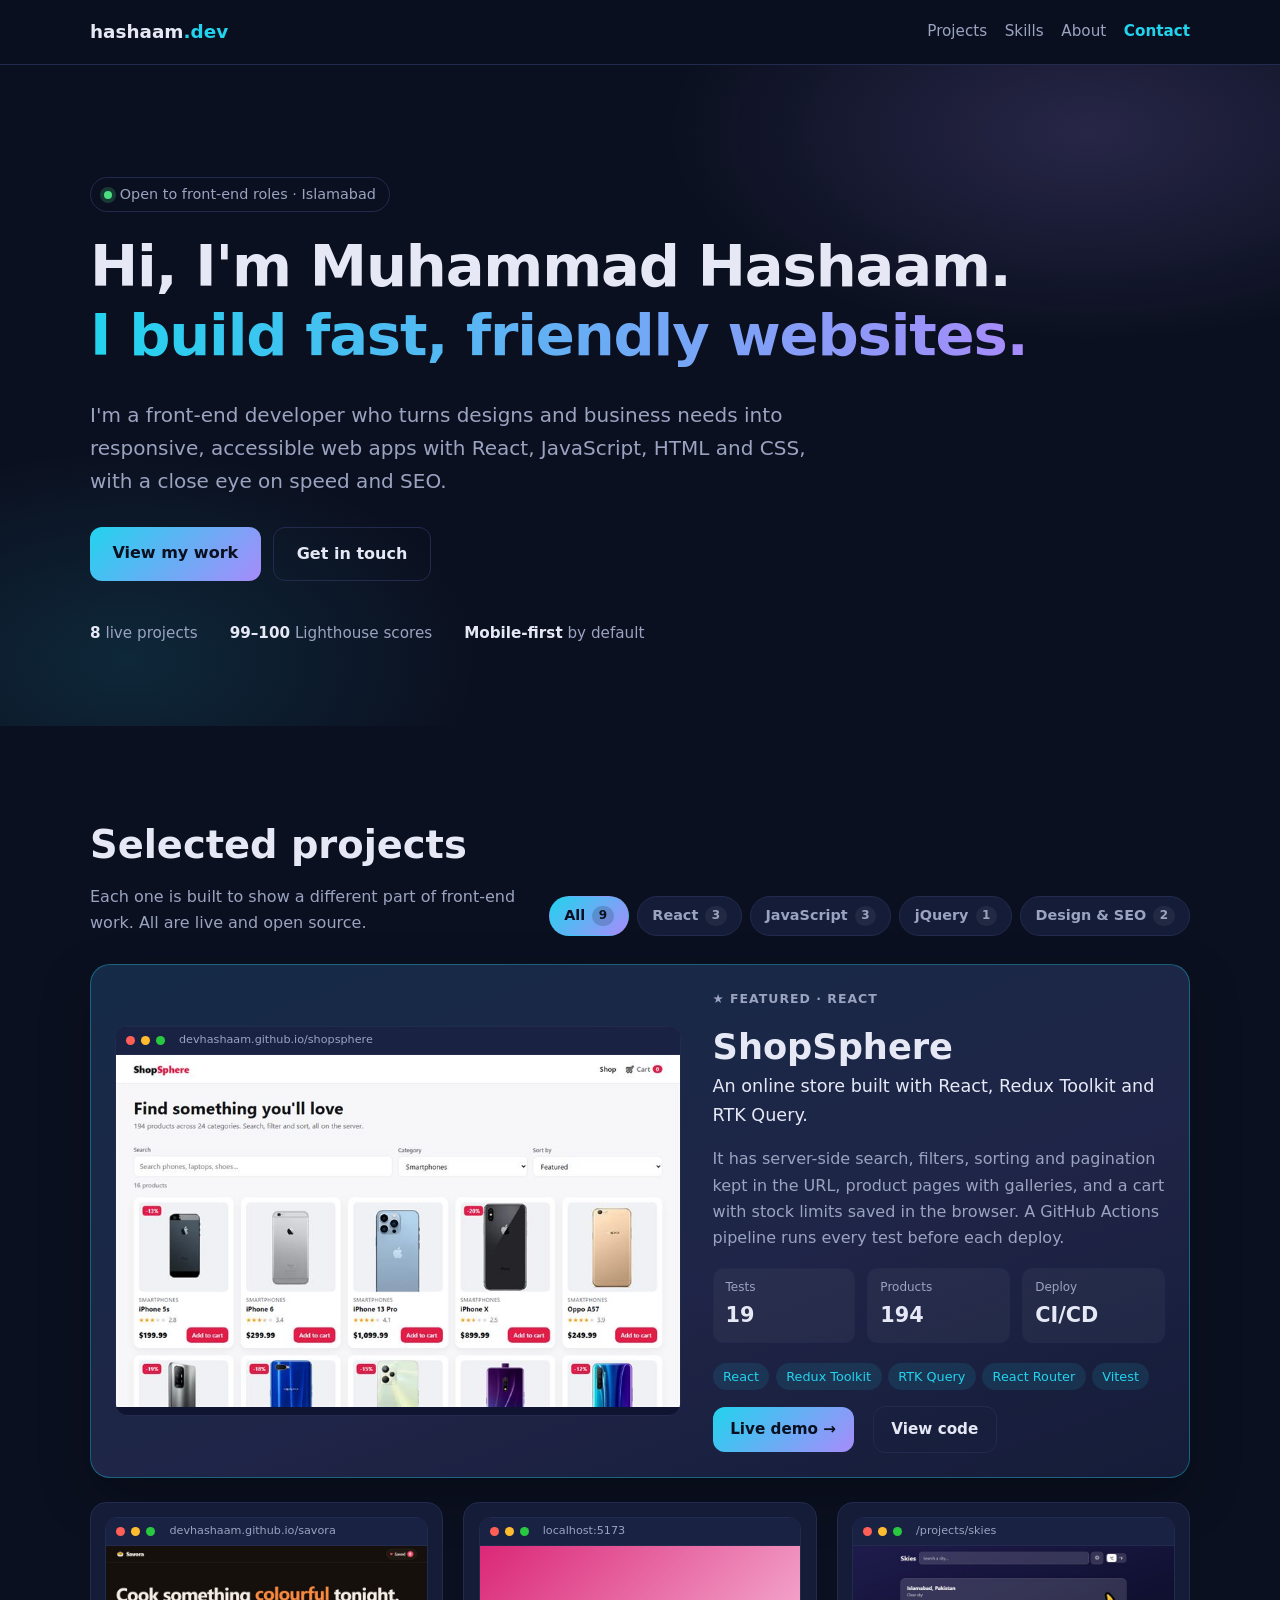
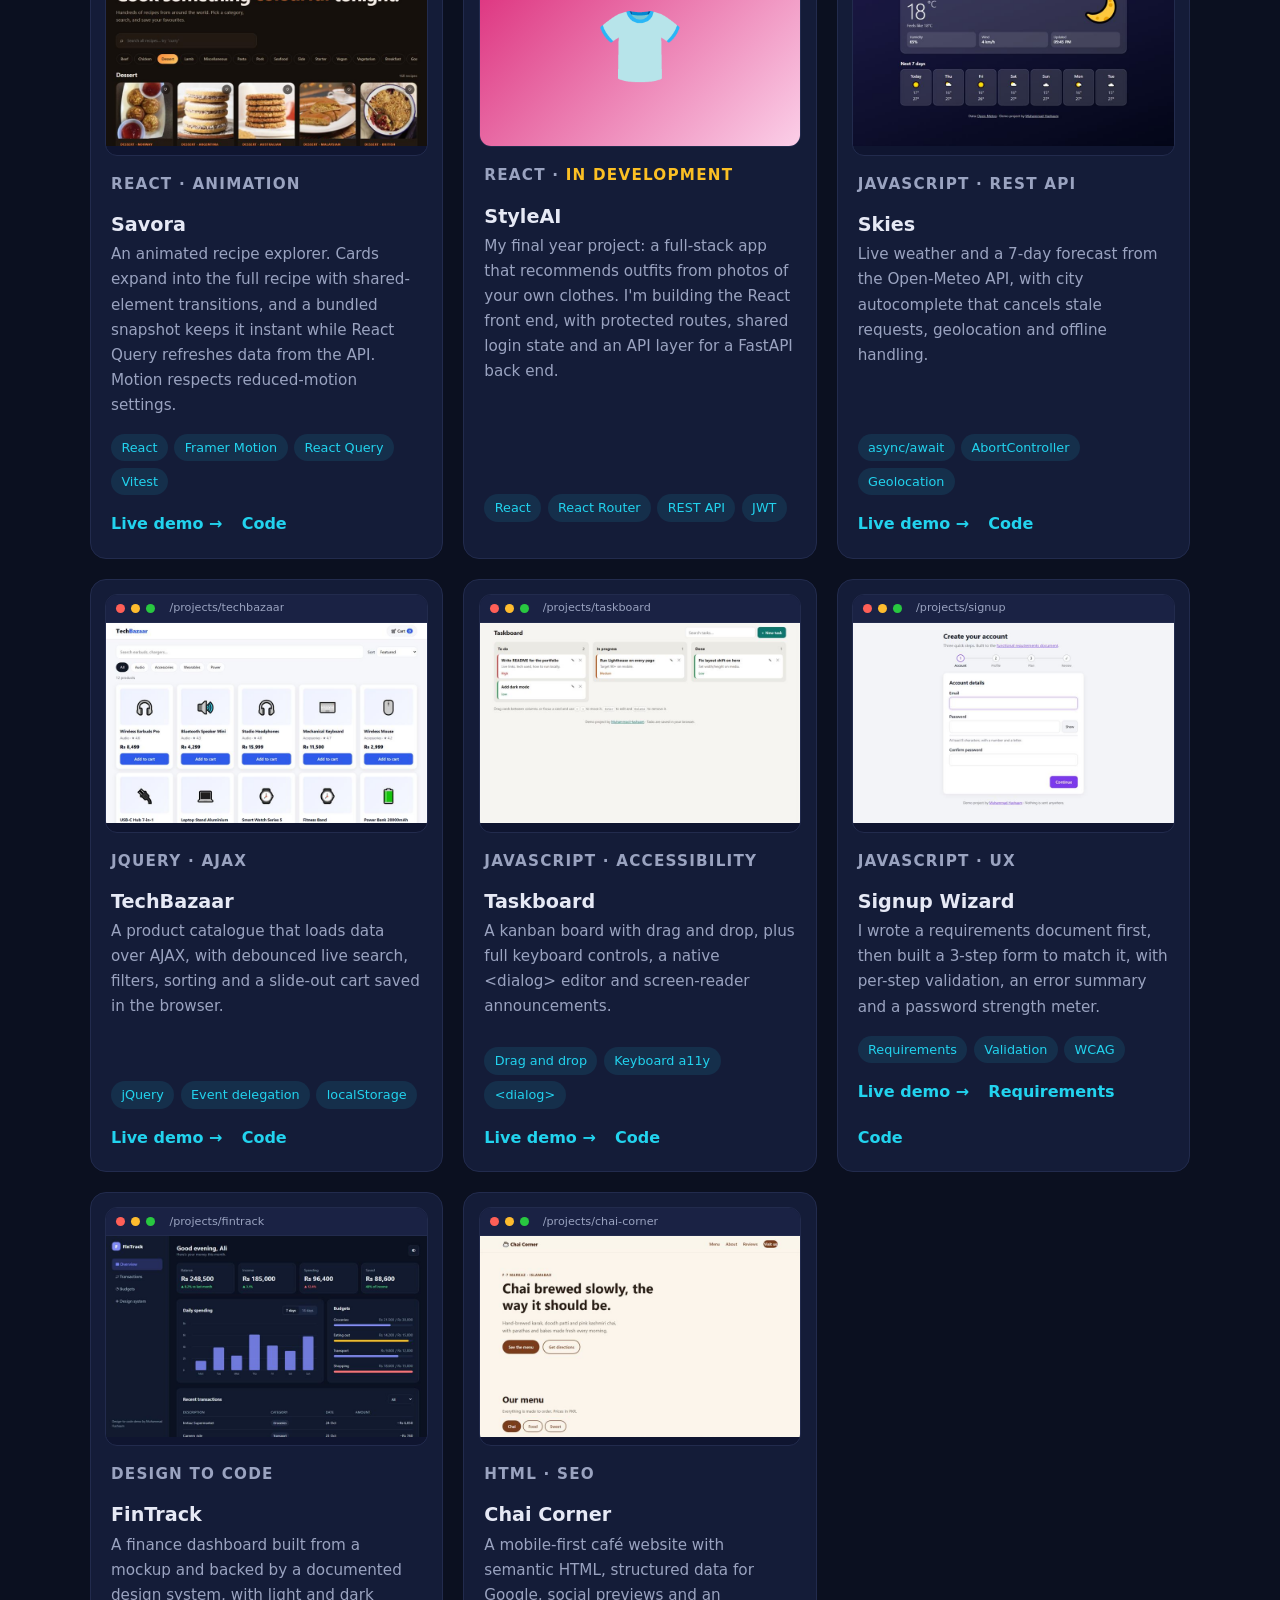
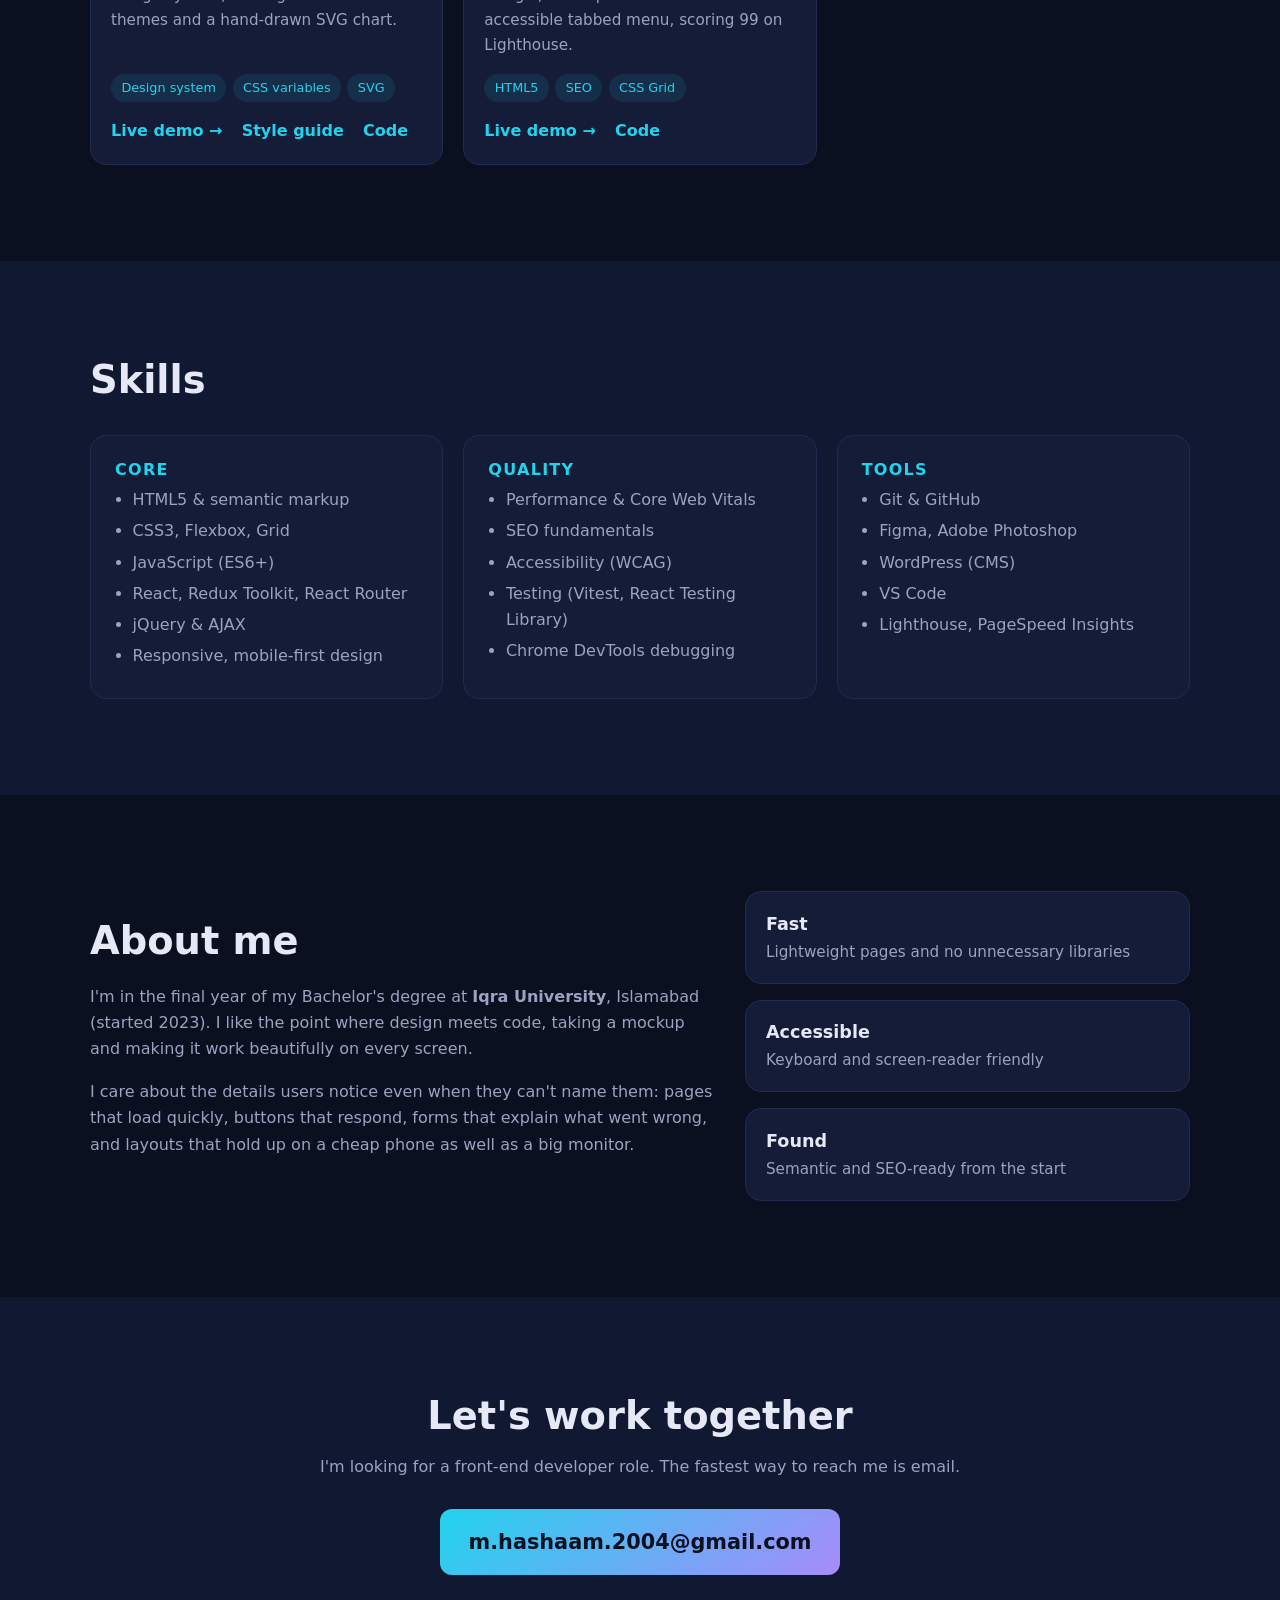
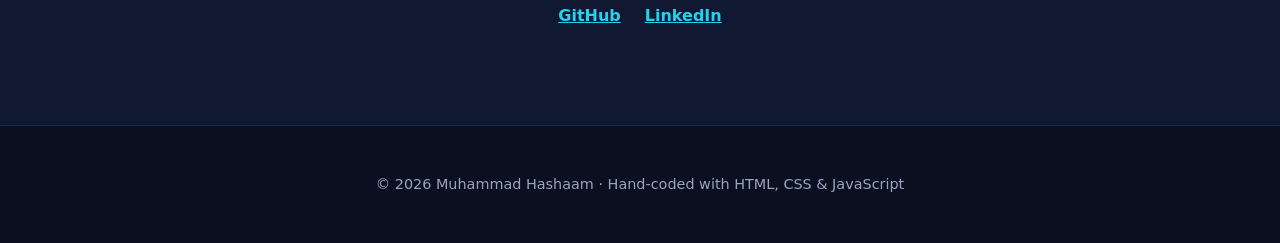
<file: index.html>
<!DOCTYPE html>
<html lang="en">
<head>
  <meta charset="UTF-8">
  <meta name="viewport" content="width=device-width, initial-scale=1.0">
  <title>Muhammad Hashaam | Front-end Developer in Islamabad</title>
  <meta name="description" content="Front-end developer in Islamabad building fast, responsive, accessible websites with HTML, CSS, JavaScript and jQuery. See my projects and get in touch.">
  <link rel="canonical" href="https://devhashaam.github.io/">
  <meta name="theme-color" content="#0f172a">

  <meta property="og:type" content="website">
  <meta property="og:title" content="Muhammad Hashaam | Front-end Developer">
  <meta property="og:description" content="Fast, responsive, accessible websites with HTML, CSS, JavaScript and jQuery.">
  <meta property="og:url" content="https://devhashaam.github.io/">
  <meta property="og:image" content="https://devhashaam.github.io/og-image.png">
  <meta property="og:image:width" content="1200">
  <meta property="og:image:height" content="627">
  <meta property="og:image:alt" content="Muhammad Hashaam, Front-end Developer: HTML, CSS, JavaScript, jQuery, React">
  <meta name="twitter:card" content="summary_large_image">

  <link rel="icon" href="data:image/svg+xml,<svg xmlns='http://www.w3.org/2000/svg' viewBox='0 0 100 100'><rect width='100' height='100' rx='22' fill='%230f172a'/><text x='50' y='68' font-size='54' font-family='Arial' font-weight='700' fill='%2322d3ee' text-anchor='middle'>H</text></svg>">
  <link rel="stylesheet" href="style.css">
  <script src="main.js" defer></script>

  <script type="application/ld+json">
  {
    "@context": "https://schema.org",
    "@type": "Person",
    "name": "Muhammad Hashaam",
    "jobTitle": "Front-end Developer",
    "address": { "@type": "PostalAddress", "addressLocality": "Islamabad", "addressCountry": "PK" },
    "alumniOf": "Iqra University",
    "url": "https://devhashaam.github.io/",
    "sameAs": [
      "https://github.com/devhashaam",
      "https://www.linkedin.com/in/muhammad-hashaam-24854a342/"
    ],
    "knowsAbout": ["HTML", "CSS", "JavaScript", "React", "Redux", "jQuery", "SEO", "Responsive design", "Web accessibility"]
  }
  </script>
</head>
<body>
  <a class="skip-link" href="#main">Skip to content</a>

  <header class="header">
    <div class="container header-inner">
      <a href="#" class="logo">hashaam<span>.dev</span></a>
      <nav aria-label="Main">
        <ul>
          <li><a href="#projects">Projects</a></li>
          <li><a href="#skills">Skills</a></li>
          <li><a href="#about">About</a></li>
          <li><a href="#contact" class="nav-cta">Contact</a></li>
        </ul>
      </nav>
    </div>
  </header>

  <main id="main">
    <section class="hero">
      <div class="container">
        <p class="kicker"><span class="dot" aria-hidden="true"></span> Open to front-end roles · Islamabad</p>
        <h1>Hi, I'm Muhammad Hashaam.<br><span class="grad">I build fast, friendly websites.</span></h1>
        <p class="lead">I'm a front-end developer who turns designs and business needs into responsive, accessible web apps with React, JavaScript, HTML and CSS, with a close eye on speed and SEO.</p>
        <div class="actions">
          <a href="#projects" class="btn">View my work</a>
          <a href="#contact" class="btn btn-outline">Get in touch</a>
        </div>
        <ul class="hero-meta" aria-label="Highlights">
          <li><strong>8</strong> live projects</li>
          <li><strong>99–100</strong> Lighthouse scores</li>
          <li><strong>Mobile-first</strong> by default</li>
        </ul>
      </div>
    </section>

    <section id="projects" class="section">
      <div class="container">
        <div class="projects-head">
          <div>
            <h2 class="section-title">Selected projects</h2>
            <p class="section-sub">Each one is built to show a different part of front-end work. All are live and open source.</p>
          </div>
          <div class="filters" role="group" aria-label="Filter projects by technology">
            <button type="button" class="filter" data-filter="all" aria-pressed="true">All <span>9</span></button>
            <button type="button" class="filter" data-filter="react" aria-pressed="false">React <span>3</span></button>
            <button type="button" class="filter" data-filter="javascript" aria-pressed="false">JavaScript <span>3</span></button>
            <button type="button" class="filter" data-filter="jquery" aria-pressed="false">jQuery <span>1</span></button>
            <button type="button" class="filter" data-filter="design" aria-pressed="false">Design &amp; SEO <span>2</span></button>
          </div>
        </div>
        <p class="visually-hidden" id="filter-status" aria-live="polite"></p>

        <!-- Featured project -->
        <article class="featured reveal" data-tags="react">
          <a href="/shopsphere/" class="shot shot-featured" tabindex="-1" aria-hidden="true">
            <span class="shot-bar"><i></i><i></i><i></i><span>devhashaam.github.io/shopsphere</span></span>
            <img src="img/projects/shopsphere.jpg" alt="" width="800" height="500" loading="lazy" decoding="async">
          </a>
          <div class="featured-body">
            <p class="eyebrow">★ Featured · React</p>
            <h3><a href="/shopsphere/">ShopSphere</a></h3>
            <p class="lede">An online store built with React, Redux Toolkit and RTK Query.</p>
            <p>It has server-side search, filters, sorting and pagination kept in the URL, product pages with galleries, and a cart with stock limits saved in the browser. A GitHub Actions pipeline runs every test before each deploy.</p>
            <dl class="stats">
              <div><dt>Tests</dt><dd>19</dd></div>
              <div><dt>Products</dt><dd>194</dd></div>
              <div><dt>Deploy</dt><dd>CI/CD</dd></div>
            </dl>
            <ul class="tags"><li>React</li><li>Redux Toolkit</li><li>RTK Query</li><li>React Router</li><li>Vitest</li></ul>
            <div class="links">
              <a class="btn btn-small" href="/shopsphere/">Live demo →</a>
              <a class="btn btn-small btn-outline" href="https://github.com/devhashaam/shopsphere">View code</a>
            </div>
          </div>
        </article>

        <div class="project-grid" id="project-grid">
          <article class="pcard reveal" data-tags="react">
            <a href="/savora/" class="shot" tabindex="-1" aria-hidden="true">
              <span class="shot-bar"><i></i><i></i><i></i><span>devhashaam.github.io/savora</span></span>
              <img src="img/projects/savora.jpg" alt="" width="800" height="500" loading="lazy" decoding="async">
            </a>
            <div class="pcard-body">
              <p class="eyebrow">React · Animation</p>
              <h3><a href="/savora/">Savora</a></h3>
              <p>An animated recipe explorer. Cards expand into the full recipe with shared-element transitions, and a bundled snapshot keeps it instant while React Query refreshes data from the API. Motion respects reduced-motion settings.</p>
              <ul class="tags"><li>React</li><li>Framer Motion</li><li>React Query</li><li>Vitest</li></ul>
              <div class="links">
                <a href="/savora/">Live demo →</a>
                <a href="https://github.com/devhashaam/savora">Code</a>
              </div>
            </div>
          </article>

          <article class="pcard reveal" data-tags="react">
            <div class="shot shot-placeholder" aria-hidden="true">
              <span class="shot-bar"><i></i><i></i><i></i><span>localhost:5173</span></span>
              <div class="placeholder-art">👕</div>
            </div>
            <div class="pcard-body">
              <p class="eyebrow">React · <span class="status">In development</span></p>
              <h3>StyleAI</h3>
              <p>My final year project: a full-stack app that recommends outfits from photos of your own clothes. I'm building the React front end, with protected routes, shared login state and an API layer for a FastAPI back end.</p>
              <ul class="tags"><li>React</li><li>React Router</li><li>REST API</li><li>JWT</li></ul>
            </div>
          </article>

          <article class="pcard reveal" data-tags="javascript">
            <a href="projects/skies/" class="shot" tabindex="-1" aria-hidden="true">
              <span class="shot-bar"><i></i><i></i><i></i><span>/projects/skies</span></span>
              <img src="img/projects/skies.jpg" alt="" width="800" height="500" loading="lazy" decoding="async">
            </a>
            <div class="pcard-body">
              <p class="eyebrow">JavaScript · REST API</p>
              <h3><a href="projects/skies/">Skies</a></h3>
              <p>Live weather and a 7-day forecast from the Open-Meteo API, with city autocomplete that cancels stale requests, geolocation and offline handling.</p>
              <ul class="tags"><li>async/await</li><li>AbortController</li><li>Geolocation</li></ul>
              <div class="links">
                <a href="projects/skies/">Live demo →</a>
                <a href="https://github.com/devhashaam/devhashaam.github.io/tree/main/projects/skies">Code</a>
              </div>
            </div>
          </article>

          <article class="pcard reveal" data-tags="jquery">
            <a href="projects/techbazaar/" class="shot" tabindex="-1" aria-hidden="true">
              <span class="shot-bar"><i></i><i></i><i></i><span>/projects/techbazaar</span></span>
              <img src="img/projects/techbazaar.jpg" alt="" width="800" height="500" loading="lazy" decoding="async">
            </a>
            <div class="pcard-body">
              <p class="eyebrow">jQuery · AJAX</p>
              <h3><a href="projects/techbazaar/">TechBazaar</a></h3>
              <p>A product catalogue that loads data over AJAX, with debounced live search, filters, sorting and a slide-out cart saved in the browser.</p>
              <ul class="tags"><li>jQuery</li><li>Event delegation</li><li>localStorage</li></ul>
              <div class="links">
                <a href="projects/techbazaar/">Live demo →</a>
                <a href="https://github.com/devhashaam/devhashaam.github.io/tree/main/projects/techbazaar">Code</a>
              </div>
            </div>
          </article>

          <article class="pcard reveal" data-tags="javascript">
            <a href="projects/taskboard/" class="shot" tabindex="-1" aria-hidden="true">
              <span class="shot-bar"><i></i><i></i><i></i><span>/projects/taskboard</span></span>
              <img src="img/projects/taskboard.jpg" alt="" width="800" height="500" loading="lazy" decoding="async">
            </a>
            <div class="pcard-body">
              <p class="eyebrow">JavaScript · Accessibility</p>
              <h3><a href="projects/taskboard/">Taskboard</a></h3>
              <p>A kanban board with drag and drop, plus full keyboard controls, a native &lt;dialog&gt; editor and screen-reader announcements.</p>
              <ul class="tags"><li>Drag and drop</li><li>Keyboard a11y</li><li>&lt;dialog&gt;</li></ul>
              <div class="links">
                <a href="projects/taskboard/">Live demo →</a>
                <a href="https://github.com/devhashaam/devhashaam.github.io/tree/main/projects/taskboard">Code</a>
              </div>
            </div>
          </article>

          <article class="pcard reveal" data-tags="javascript">
            <a href="projects/signup/" class="shot" tabindex="-1" aria-hidden="true">
              <span class="shot-bar"><i></i><i></i><i></i><span>/projects/signup</span></span>
              <img src="img/projects/signup.jpg" alt="" width="800" height="500" loading="lazy" decoding="async">
            </a>
            <div class="pcard-body">
              <p class="eyebrow">JavaScript · UX</p>
              <h3><a href="projects/signup/">Signup Wizard</a></h3>
              <p>I wrote a requirements document first, then built a 3-step form to match it, with per-step validation, an error summary and a password strength meter.</p>
              <ul class="tags"><li>Requirements</li><li>Validation</li><li>WCAG</li></ul>
              <div class="links">
                <a href="projects/signup/">Live demo →</a>
                <a href="projects/signup/requirements.html">Requirements</a>
                <a href="https://github.com/devhashaam/devhashaam.github.io/tree/main/projects/signup">Code</a>
              </div>
            </div>
          </article>

          <article class="pcard reveal" data-tags="design">
            <a href="projects/fintrack/" class="shot" tabindex="-1" aria-hidden="true">
              <span class="shot-bar"><i></i><i></i><i></i><span>/projects/fintrack</span></span>
              <img src="img/projects/fintrack.jpg" alt="" width="800" height="500" loading="lazy" decoding="async">
            </a>
            <div class="pcard-body">
              <p class="eyebrow">Design to code</p>
              <h3><a href="projects/fintrack/">FinTrack</a></h3>
              <p>A finance dashboard built from a mockup and backed by a documented design system, with light and dark themes and a hand-drawn SVG chart.</p>
              <ul class="tags"><li>Design system</li><li>CSS variables</li><li>SVG</li></ul>
              <div class="links">
                <a href="projects/fintrack/">Live demo →</a>
                <a href="projects/fintrack/styleguide.html">Style guide</a>
                <a href="https://github.com/devhashaam/devhashaam.github.io/tree/main/projects/fintrack">Code</a>
              </div>
            </div>
          </article>

          <article class="pcard reveal" data-tags="design">
            <a href="projects/chai-corner/" class="shot" tabindex="-1" aria-hidden="true">
              <span class="shot-bar"><i></i><i></i><i></i><span>/projects/chai-corner</span></span>
              <img src="img/projects/chai-corner.jpg" alt="" width="800" height="500" loading="lazy" decoding="async">
            </a>
            <div class="pcard-body">
              <p class="eyebrow">HTML · SEO</p>
              <h3><a href="projects/chai-corner/">Chai Corner</a></h3>
              <p>A mobile-first café website with semantic HTML, structured data for Google, social previews and an accessible tabbed menu, scoring 99 on Lighthouse.</p>
              <ul class="tags"><li>HTML5</li><li>SEO</li><li>CSS Grid</li></ul>
              <div class="links">
                <a href="projects/chai-corner/">Live demo →</a>
                <a href="https://github.com/devhashaam/devhashaam.github.io/tree/main/projects/chai-corner">Code</a>
              </div>
            </div>
          </article>
        </div>
      </div>
    </section>

    <section id="skills" class="section section-alt">
      <div class="container">
        <h2 class="section-title">Skills</h2>
        <div class="skills">
          <div class="skill-group reveal">
            <h3>Core</h3>
            <ul><li>HTML5 &amp; semantic markup</li><li>CSS3, Flexbox, Grid</li><li>JavaScript (ES6+)</li><li>React, Redux Toolkit, React Router</li><li>jQuery &amp; AJAX</li><li>Responsive, mobile-first design</li></ul>
          </div>
          <div class="skill-group reveal">
            <h3>Quality</h3>
            <ul><li>Performance &amp; Core Web Vitals</li><li>SEO fundamentals</li><li>Accessibility (WCAG)</li><li>Testing (Vitest, React Testing Library)</li><li>Chrome DevTools debugging</li></ul>
          </div>
          <div class="skill-group reveal">
            <h3>Tools</h3>
            <ul><li>Git &amp; GitHub</li><li>Figma, Adobe Photoshop</li><li>WordPress (CMS)</li><li>VS Code</li><li>Lighthouse, PageSpeed Insights</li></ul>
          </div>
        </div>
      </div>
    </section>

    <section id="about" class="section">
      <div class="container about">
        <div class="reveal">
          <h2 class="section-title">About me</h2>
          <p>I'm in the final year of my Bachelor's degree at <strong>Iqra University</strong>, Islamabad (started 2023). I like the point where design meets code, taking a mockup and making it work beautifully on every screen.</p>
          <p>I care about the details users notice even when they can't name them: pages that load quickly, buttons that respond, forms that explain what went wrong, and layouts that hold up on a cheap phone as well as a big monitor.</p>
        </div>
        <ul class="principles reveal">
          <li><strong>Fast</strong><span>Lightweight pages and no unnecessary libraries</span></li>
          <li><strong>Accessible</strong><span>Keyboard and screen-reader friendly</span></li>
          <li><strong>Found</strong><span>Semantic and SEO-ready from the start</span></li>
        </ul>
      </div>
    </section>

    <section id="contact" class="section section-alt">
      <div class="container contact reveal">
        <h2 class="section-title">Let's work together</h2>
        <p class="section-sub">I'm looking for a front-end developer role. The fastest way to reach me is email.</p>
        <a class="btn btn-big" href="mailto:m.hashaam.2004@gmail.com">m.hashaam.2004@gmail.com</a>
        <ul class="socials">
          <li><a href="https://github.com/devhashaam" rel="me">GitHub</a></li>
          <li><a href="https://www.linkedin.com/in/muhammad-hashaam-24854a342/" rel="me">LinkedIn</a></li>
        </ul>
      </div>
    </section>
  </main>

  <footer class="footer">
    <div class="container">
      <p>© <span id="year"></span> Muhammad Hashaam · Hand-coded with HTML, CSS &amp; JavaScript</p>
    </div>
  </footer>
</body>
</html>
</file>
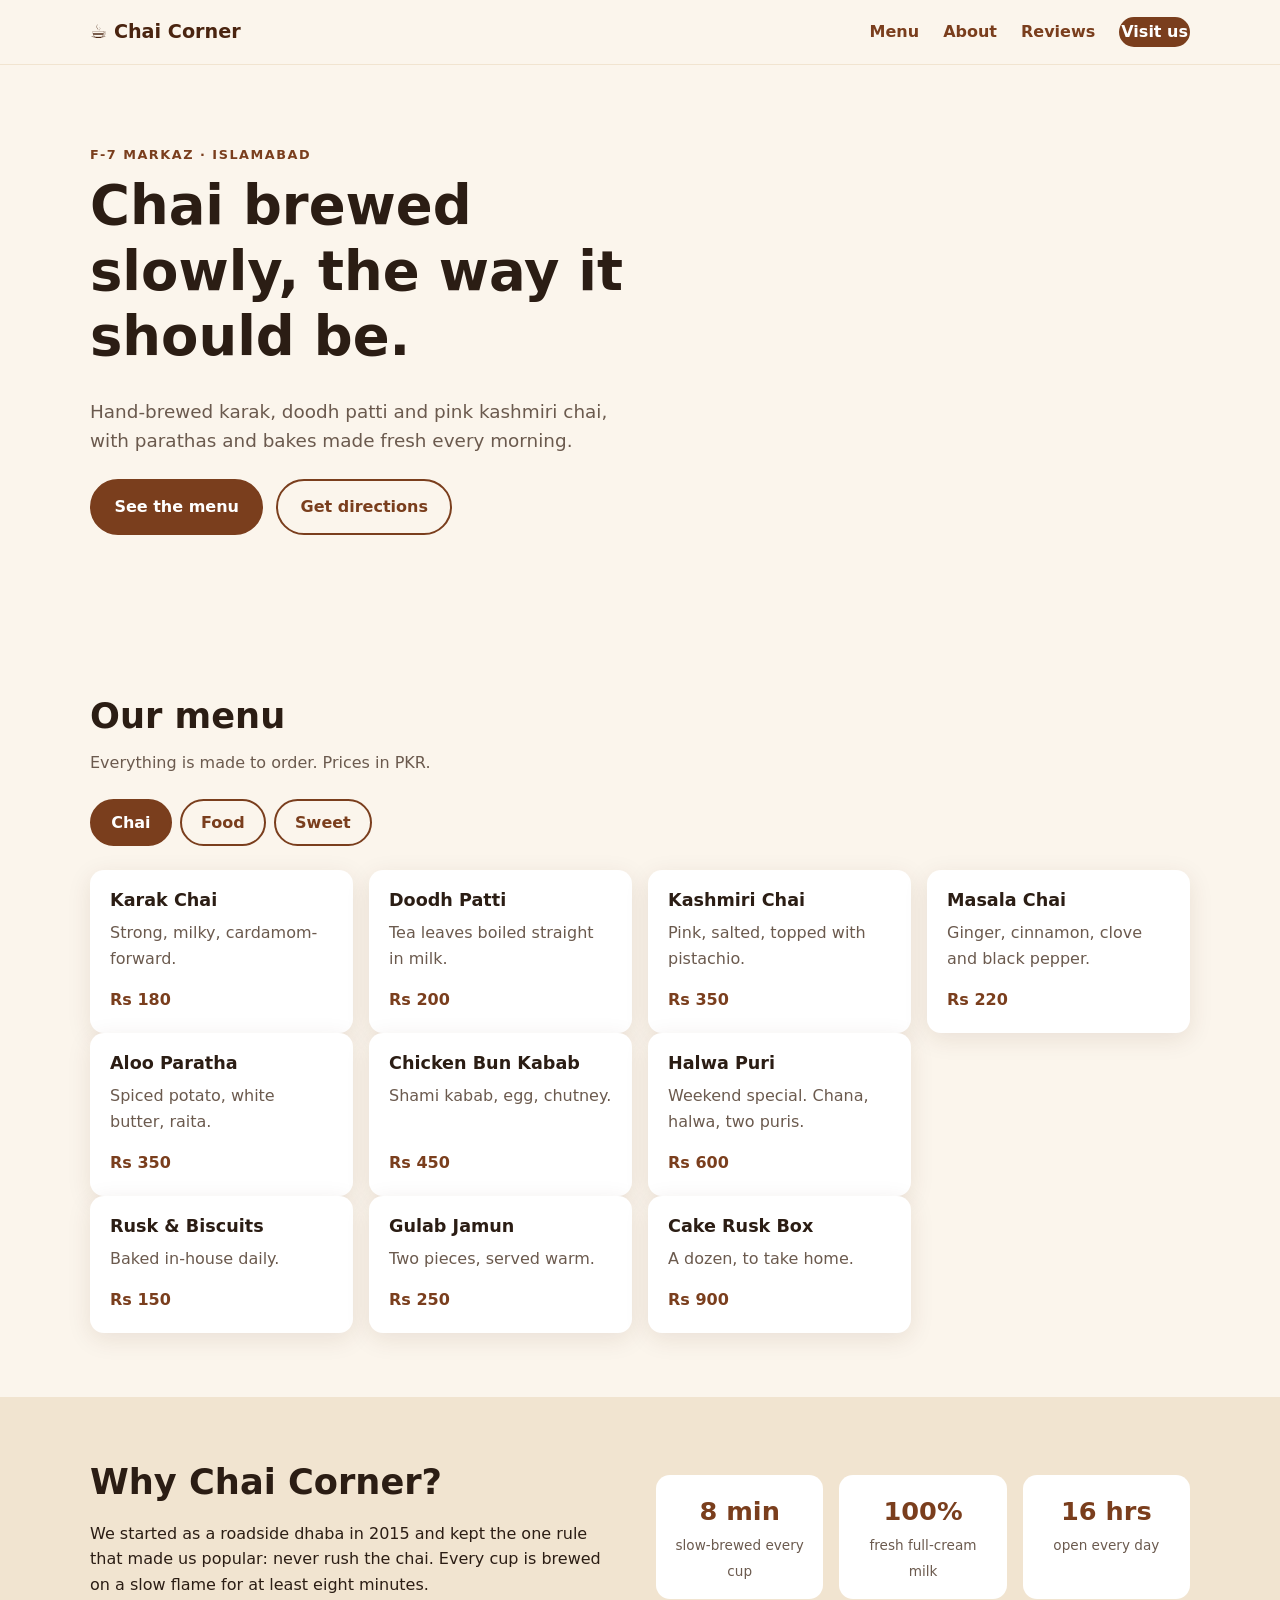
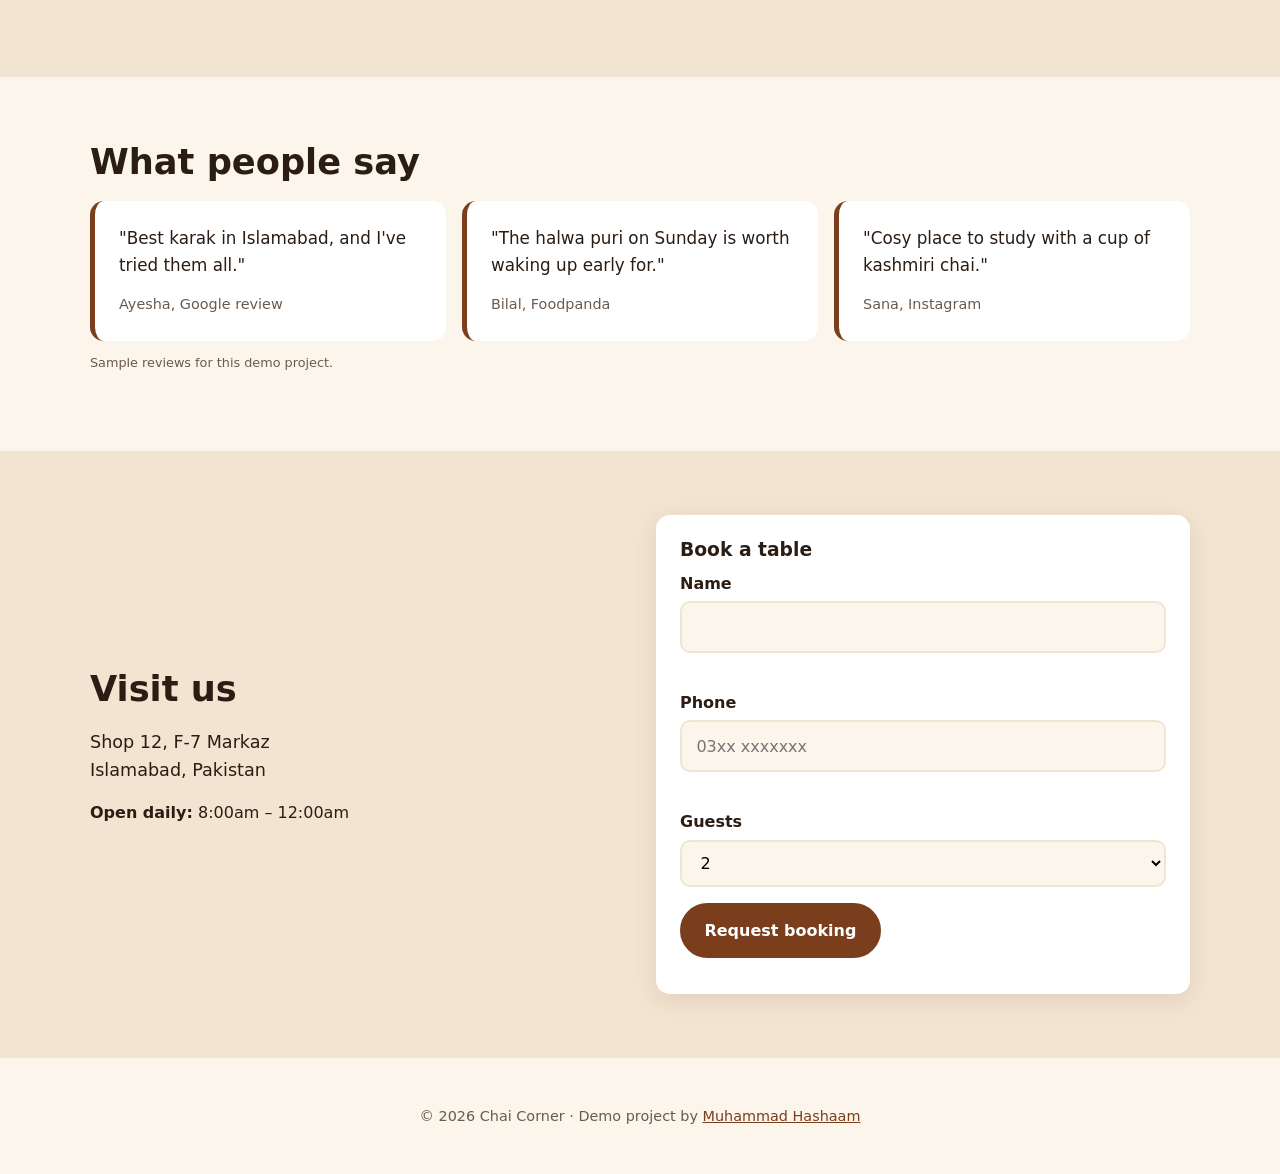
<file: projects/chai-corner/index.html>
<!DOCTYPE html>
<html lang="en">
<head>
  <meta charset="UTF-8">
  <meta name="viewport" content="width=device-width, initial-scale=1.0">

  <!-- SEO: unique title + description for this page -->
  <title>Chai Corner | Specialty Chai &amp; Café in F-7, Islamabad</title>
  <meta name="description" content="Chai Corner serves hand-brewed karak, doodh patti and kashmiri chai with fresh bakes in F-7 Markaz, Islamabad. Open daily 8am to midnight.">
  <link rel="canonical" href="https://devhashaam.github.io/projects/chai-corner/">
  <meta name="theme-color" content="#7a3e1d">

  <!-- Social sharing previews (Open Graph / Twitter) -->
  <meta property="og:type" content="website">
  <meta property="og:title" content="Chai Corner | Specialty Chai in Islamabad">
  <meta property="og:description" content="Hand-brewed chai and fresh bakes in F-7 Markaz.">
  <meta property="og:url" content="https://devhashaam.github.io/projects/chai-corner/">
  <meta property="og:image" content="https://devhashaam.github.io/projects/chai-corner/og-image.png">
  <meta property="og:image:width" content="1200">
  <meta property="og:image:height" content="627">
  <meta name="twitter:card" content="summary_large_image">

  <!-- Inline SVG favicon: no extra request -->
  <link rel="icon" href="data:image/svg+xml,<svg xmlns='http://www.w3.org/2000/svg' viewBox='0 0 100 100'><text y='.9em' font-size='90'>☕</text></svg>">

  <link rel="stylesheet" href="style.css">
  <!-- defer: download in parallel, run after HTML is parsed -->
  <script src="script.js" defer></script>

  <!-- Structured data: lets Google show rich results (hours, address) -->
  <script type="application/ld+json">
  {
    "@context": "https://schema.org",
    "@type": "CafeOrCoffeeShop",
    "name": "Chai Corner",
    "servesCuisine": ["Pakistani", "Tea", "Bakery"],
    "priceRange": "Rs 150 - Rs 900",
    "telephone": "+92-51-0000000",
    "address": {
      "@type": "PostalAddress",
      "streetAddress": "Shop 12, F-7 Markaz",
      "addressLocality": "Islamabad",
      "addressCountry": "PK"
    },
    "openingHours": "Mo-Su 08:00-24:00",
    "url": "https://devhashaam.github.io/projects/chai-corner/"
  }
  </script>
</head>
<body>
  <a class="skip-link" href="#main">Skip to content</a>

  <header class="site-header">
    <div class="container header-inner">
      <a href="#" class="logo" aria-label="Chai Corner home">☕ Chai Corner</a>

      <button class="nav-toggle" aria-expanded="false" aria-controls="site-nav" aria-label="Open menu">
        <span></span><span></span><span></span>
      </button>

      <nav id="site-nav" class="site-nav" aria-label="Main">
        <ul>
          <li><a href="#menu">Menu</a></li>
          <li><a href="#about">About</a></li>
          <li><a href="#reviews">Reviews</a></li>
          <li><a href="#visit" class="btn btn-small">Visit us</a></li>
        </ul>
      </nav>
    </div>
  </header>

  <main id="main">
    <section class="hero">
      <div class="container hero-inner">
        <div class="hero-text">
          <p class="eyebrow">F-7 Markaz · Islamabad</p>
          <h1>Chai brewed slowly, the way it should be.</h1>
          <p class="lead">Hand-brewed karak, doodh patti and pink kashmiri chai, with parathas and bakes made fresh every morning.</p>
          <div class="hero-actions">
            <a href="#menu" class="btn">See the menu</a>
            <a href="#visit" class="btn btn-ghost">Get directions</a>
          </div>
        </div>
        <!-- Decorative illustration: pure CSS/SVG, so no image download -->
        <div class="hero-art" aria-hidden="true">
          <svg viewBox="0 0 200 200" class="cup">
            <path class="steam s1" d="M80 40 q-10 -15 0 -30" />
            <path class="steam s2" d="M100 45 q-10 -15 0 -30" />
            <path class="steam s3" d="M120 40 q-10 -15 0 -30" />
            <path class="cup-body" d="M45 70 h110 v50 a55 55 0 0 1 -110 0 z" />
            <path class="cup-handle" d="M155 85 a22 22 0 0 1 0 44" />
            <ellipse class="saucer" cx="100" cy="182" rx="80" ry="10" />
          </svg>
        </div>
      </div>
    </section>

    <section id="menu" class="section">
      <div class="container">
        <h2>Our menu</h2>
        <p class="section-intro">Everything is made to order. Prices in PKR.</p>

        <div class="tabs" role="tablist" aria-label="Menu categories">
          <button role="tab" aria-selected="true" aria-controls="tab-chai" id="t-chai">Chai</button>
          <button role="tab" aria-selected="false" aria-controls="tab-food" id="t-food" tabindex="-1">Food</button>
          <button role="tab" aria-selected="false" aria-controls="tab-sweet" id="t-sweet" tabindex="-1">Sweet</button>
        </div>

        <div id="tab-chai" role="tabpanel" aria-labelledby="t-chai" class="menu-grid">
          <article class="menu-item"><h3>Karak Chai</h3><p>Strong, milky, cardamom-forward.</p><span class="price">Rs 180</span></article>
          <article class="menu-item"><h3>Doodh Patti</h3><p>Tea leaves boiled straight in milk.</p><span class="price">Rs 200</span></article>
          <article class="menu-item"><h3>Kashmiri Chai</h3><p>Pink, salted, topped with pistachio.</p><span class="price">Rs 350</span></article>
          <article class="menu-item"><h3>Masala Chai</h3><p>Ginger, cinnamon, clove and black pepper.</p><span class="price">Rs 220</span></article>
        </div>
        <div id="tab-food" role="tabpanel" aria-labelledby="t-food" class="menu-grid" hidden>
          <article class="menu-item"><h3>Aloo Paratha</h3><p>Spiced potato, white butter, raita.</p><span class="price">Rs 350</span></article>
          <article class="menu-item"><h3>Chicken Bun Kabab</h3><p>Shami kabab, egg, chutney.</p><span class="price">Rs 450</span></article>
          <article class="menu-item"><h3>Halwa Puri</h3><p>Weekend special. Chana, halwa, two puris.</p><span class="price">Rs 600</span></article>
        </div>
        <div id="tab-sweet" role="tabpanel" aria-labelledby="t-sweet" class="menu-grid" hidden>
          <article class="menu-item"><h3>Rusk &amp; Biscuits</h3><p>Baked in-house daily.</p><span class="price">Rs 150</span></article>
          <article class="menu-item"><h3>Gulab Jamun</h3><p>Two pieces, served warm.</p><span class="price">Rs 250</span></article>
          <article class="menu-item"><h3>Cake Rusk Box</h3><p>A dozen, to take home.</p><span class="price">Rs 900</span></article>
        </div>
      </div>
    </section>

    <section id="about" class="section section-alt">
      <div class="container about">
        <div>
          <h2>Why Chai Corner?</h2>
          <p>We started as a roadside dhaba in 2015 and kept the one rule that made us popular: never rush the chai. Every cup is brewed on a slow flame for at least eight minutes.</p>
        </div>
        <ul class="features">
          <li><strong>8 min</strong><span>slow-brewed every cup</span></li>
          <li><strong>100%</strong><span>fresh full-cream milk</span></li>
          <li><strong>16 hrs</strong><span>open every day</span></li>
        </ul>
      </div>
    </section>

    <section id="reviews" class="section">
      <div class="container">
        <h2>What people say</h2>
        <div class="reviews">
          <blockquote><p>"Best karak in Islamabad, and I've tried them all."</p><cite>Ayesha, Google review</cite></blockquote>
          <blockquote><p>"The halwa puri on Sunday is worth waking up early for."</p><cite>Bilal, Foodpanda</cite></blockquote>
          <blockquote><p>"Cosy place to study with a cup of kashmiri chai."</p><cite>Sana, Instagram</cite></blockquote>
        </div>
        <p class="note">Sample reviews for this demo project.</p>
      </div>
    </section>

    <section id="visit" class="section section-alt">
      <div class="container visit">
        <div>
          <h2>Visit us</h2>
          <address>
            Shop 12, F-7 Markaz<br>
            Islamabad, Pakistan
          </address>
          <p><strong>Open daily:</strong> 8:00am – 12:00am</p>
        </div>

        <form class="contact-form" novalidate>
          <h3>Book a table</h3>
          <div class="field">
            <label for="name">Name</label>
            <input id="name" name="name" type="text" autocomplete="name" required>
            <p class="error" id="name-error" aria-live="polite"></p>
          </div>
          <div class="field">
            <label for="phone">Phone</label>
            <input id="phone" name="phone" type="tel" autocomplete="tel" placeholder="03xx xxxxxxx" required>
            <p class="error" id="phone-error" aria-live="polite"></p>
          </div>
          <div class="field">
            <label for="guests">Guests</label>
            <select id="guests" name="guests">
              <option>1</option><option selected>2</option><option>3</option><option>4</option><option>5+</option>
            </select>
          </div>
          <button type="submit" class="btn">Request booking</button>
          <p class="form-status" role="status"></p>
        </form>
      </div>
    </section>
  </main>

  <footer class="site-footer">
    <div class="container">
      <p>© <span id="year"></span> Chai Corner · Demo project by <a href="https://devhashaam.github.io/">Muhammad Hashaam</a></p>
    </div>
  </footer>
</body>
</html>
</file>
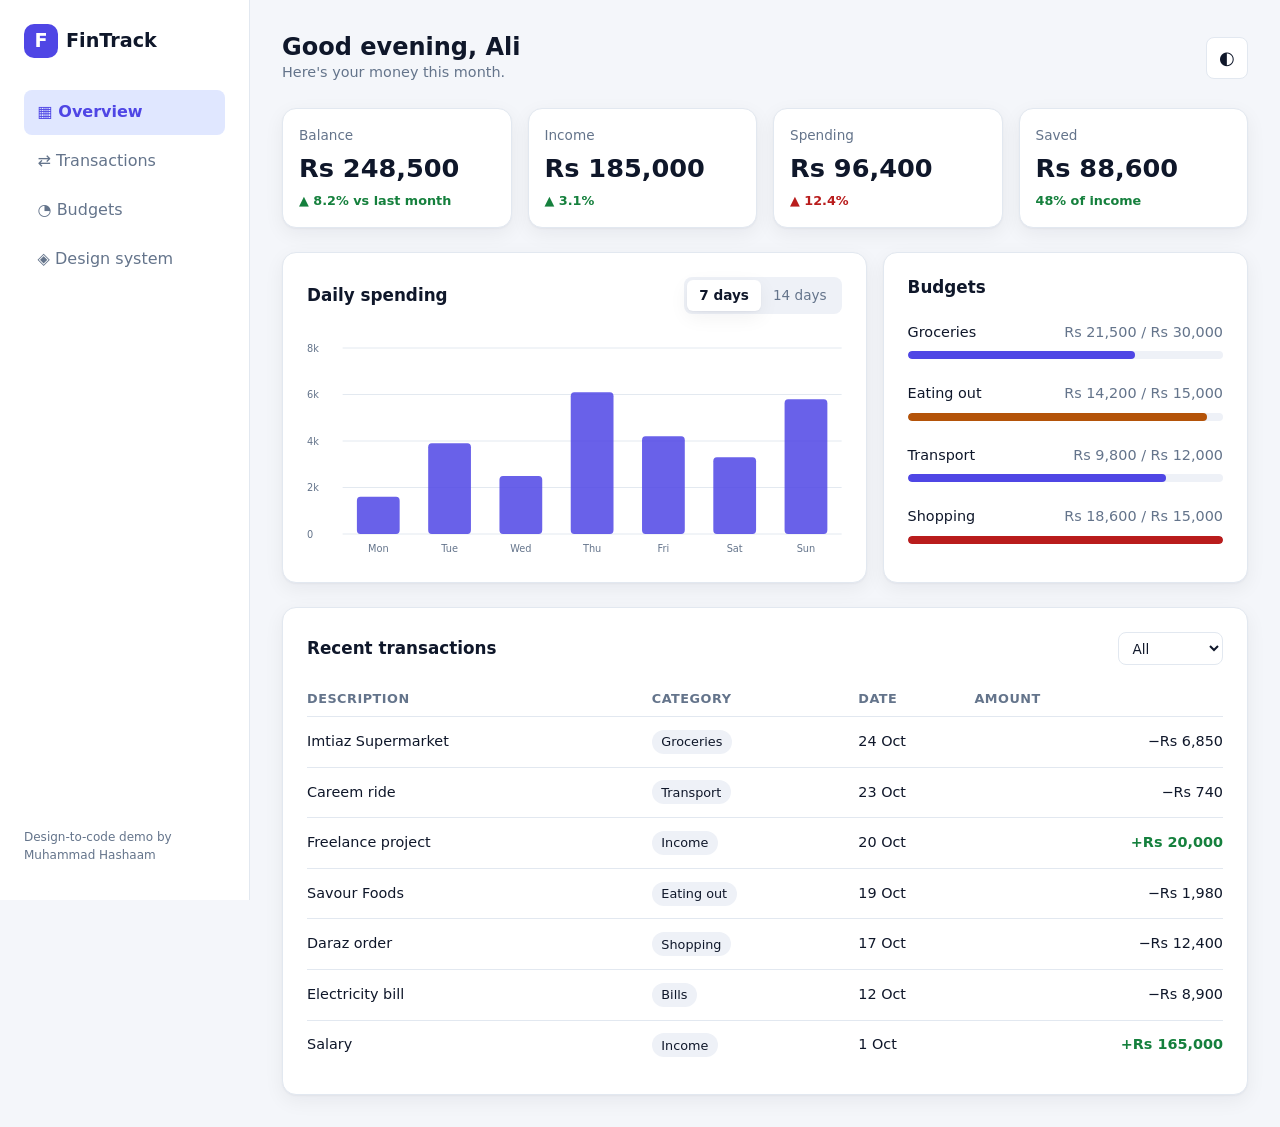
<file: projects/fintrack/index.html>
<!DOCTYPE html>
<html lang="en">
<head>
  <meta charset="UTF-8">
  <meta name="viewport" content="width=device-width, initial-scale=1.0">
  <title>FinTrack | Personal Finance Dashboard (Design-to-Code Demo)</title>
  <meta name="description" content="A responsive finance dashboard UI with light and dark themes, an SVG spending chart and a design system, built from a mockup with HTML, CSS and JavaScript.">
  <meta property="og:type" content="website">
  <meta property="og:title" content="FinTrack | Design-to-Code Dashboard">
  <meta property="og:description" content="A responsive finance dashboard with a design system, light and dark themes and a hand-built SVG chart.">
  <meta property="og:url" content="https://devhashaam.github.io/projects/fintrack/">
  <meta property="og:image" content="https://devhashaam.github.io/projects/fintrack/og-image.png">
  <meta property="og:image:width" content="1200">
  <meta property="og:image:height" content="627">
  <meta name="twitter:card" content="summary_large_image">
  <link rel="canonical" href="https://devhashaam.github.io/projects/fintrack/">
  <link rel="icon" href="data:image/svg+xml,<svg xmlns='http://www.w3.org/2000/svg' viewBox='0 0 100 100'><text y='.9em' font-size='90'>📊</text></svg>">
  <link rel="stylesheet" href="style.css">
  <!-- Set the theme before first paint to avoid a flash of the wrong theme -->
  <script>
    try {
      const t = localStorage.getItem('fintrack-theme');
      if (t) document.documentElement.dataset.theme = t;
    } catch (e) {}
  </script>
  <script src="dashboard.js" defer></script>
</head>
<body>
  <div class="layout">
    <aside class="sidebar" id="sidebar" aria-label="Sidebar">
      <a href="#" class="brand"><span class="brand-mark">F</span> FinTrack</a>
      <nav aria-label="Dashboard">
        <ul>
          <li><a href="#" class="active" aria-current="page">▦ Overview</a></li>
          <li><a href="#transactions">⇄ Transactions</a></li>
          <li><a href="#budgets">◔ Budgets</a></li>
          <li><a href="styleguide.html">◈ Design system</a></li>
        </ul>
      </nav>
      <p class="sidebar-note">Design-to-code demo by Muhammad Hashaam</p>
    </aside>
    <div class="scrim" id="scrim" hidden></div>

    <div class="main">
      <header class="topbar">
        <button class="icon-btn menu-btn" id="menu-btn" aria-label="Open sidebar" aria-controls="sidebar" aria-expanded="false">☰</button>
        <div>
          <h1>Good evening, Ali</h1>
          <p class="subtle">Here's your money this month.</p>
        </div>
        <button class="icon-btn" id="theme-btn" aria-label="Toggle dark mode">◐</button>
      </header>

      <section class="stats" aria-label="Summary">
        <article class="stat">
          <p class="stat-label">Balance</p>
          <p class="stat-value" data-count="248500">Rs 0</p>
          <p class="trend up">▲ 8.2% vs last month</p>
        </article>
        <article class="stat">
          <p class="stat-label">Income</p>
          <p class="stat-value" data-count="185000">Rs 0</p>
          <p class="trend up">▲ 3.1%</p>
        </article>
        <article class="stat">
          <p class="stat-label">Spending</p>
          <p class="stat-value" data-count="96400">Rs 0</p>
          <p class="trend down">▲ 12.4%</p>
        </article>
        <article class="stat">
          <p class="stat-label">Saved</p>
          <p class="stat-value" data-count="88600">Rs 0</p>
          <p class="trend up">48% of income</p>
        </article>
      </section>

      <div class="panels">
        <section class="panel chart-panel" aria-labelledby="chart-title">
          <div class="panel-head">
            <h2 id="chart-title">Daily spending</h2>
            <div class="segmented" role="group" aria-label="Range">
              <button aria-pressed="true" data-range="7">7 days</button>
              <button aria-pressed="false" data-range="14">14 days</button>
            </div>
          </div>
          <div class="chart" id="chart" role="img" aria-label="Bar chart of daily spending"></div>
        </section>

        <section class="panel" id="budgets" aria-labelledby="budget-title">
          <div class="panel-head"><h2 id="budget-title">Budgets</h2></div>
          <ul class="budgets" id="budget-list"></ul>
        </section>
      </div>

      <section class="panel" id="transactions" aria-labelledby="tx-title">
        <div class="panel-head">
          <h2 id="tx-title">Recent transactions</h2>
          <label class="filter">
            <span class="visually-hidden">Filter</span>
            <select id="tx-filter">
              <option value="all">All</option>
              <option value="in">Income</option>
              <option value="out">Spending</option>
            </select>
          </label>
        </div>
        <div class="table-wrap">
          <table class="tx-table">
            <thead>
              <tr><th scope="col">Description</th><th scope="col">Category</th><th scope="col">Date</th><th scope="col" class="num">Amount</th></tr>
            </thead>
            <tbody id="tx-body"></tbody>
          </table>
        </div>
      </section>
    </div>
  </div>
</body>
</html>
</file>
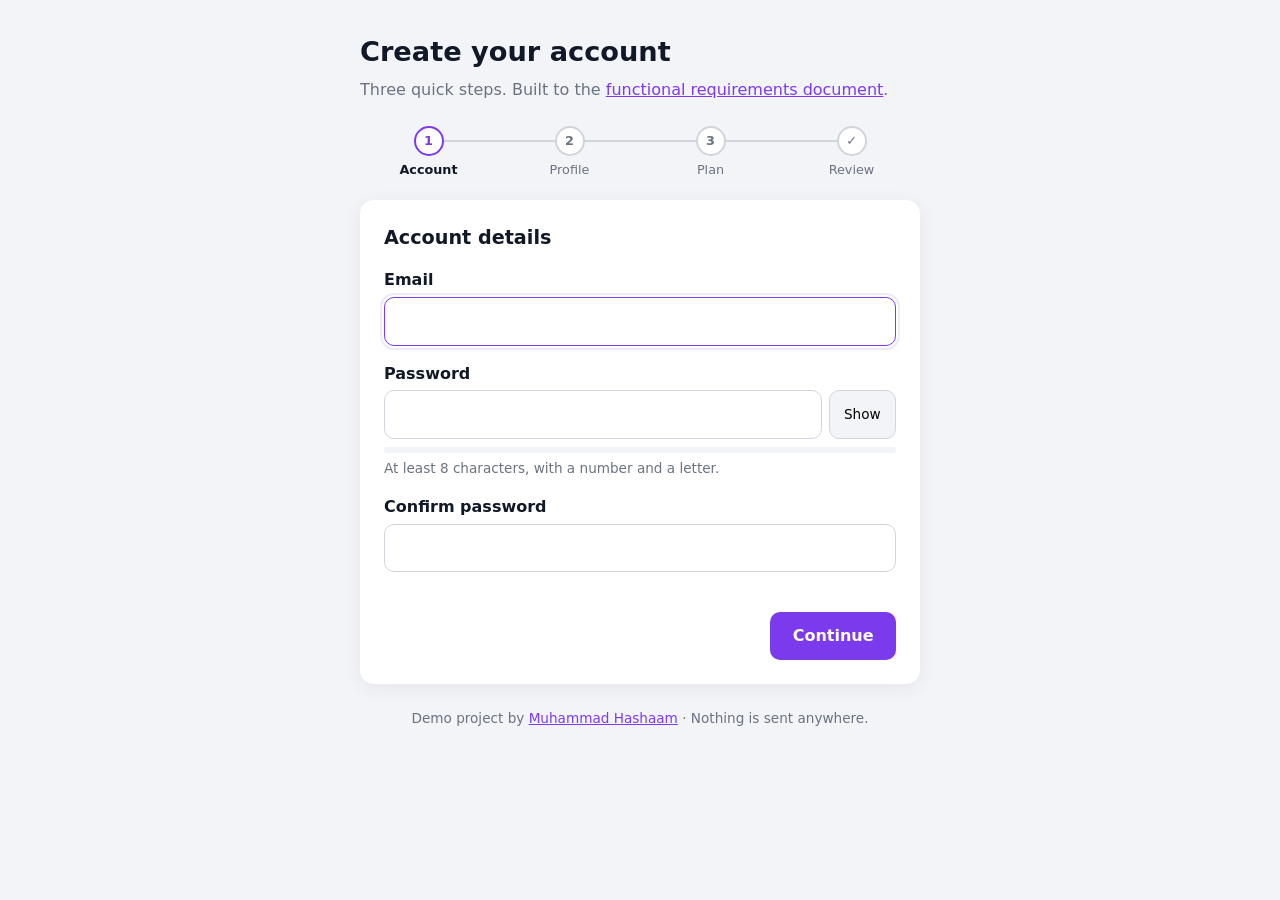
<file: projects/signup/index.html>
<!DOCTYPE html>
<html lang="en">
<head>
  <meta charset="UTF-8">
  <meta name="viewport" content="width=device-width, initial-scale=1.0">
  <title>Signup Wizard | Accessible Multi-step Form</title>
  <meta name="description" content="An accessible 3-step signup form with per-step validation, a password strength meter, a saved draft and a review step, built from a written functional requirements document.">
  <link rel="canonical" href="https://devhashaam.github.io/projects/signup/">
  <meta property="og:type" content="website">
  <meta property="og:title" content="Signup Wizard | Requirements to Code">
  <meta property="og:description" content="An accessible 3-step signup form built from a functional requirements document.">
  <meta property="og:url" content="https://devhashaam.github.io/projects/signup/">
  <meta property="og:image" content="https://devhashaam.github.io/projects/signup/og-image.png">
  <meta property="og:image:width" content="1200">
  <meta property="og:image:height" content="627">
  <meta name="twitter:card" content="summary_large_image">
  <link rel="icon" href="data:image/svg+xml,<svg xmlns='http://www.w3.org/2000/svg' viewBox='0 0 100 100'><text y='.9em' font-size='90'>📝</text></svg>">
  <link rel="stylesheet" href="style.css">
  <script src="app.js" defer></script>
</head>
<body>
  <main class="wrap">
    <header class="intro">
      <h1>Create your account</h1>
      <p>Three quick steps. Built to the <a href="requirements.html">functional requirements document</a>.</p>
    </header>

    <ol class="steps" aria-label="Progress">
      <li data-step="0" aria-current="step"><span>1</span> Account</li>
      <li data-step="1"><span>2</span> Profile</li>
      <li data-step="2"><span>3</span> Plan</li>
      <li data-step="3"><span>✓</span> Review</li>
    </ol>

    <form id="wizard" novalidate>
      <div class="error-summary" id="error-summary" role="alert" tabindex="-1" hidden></div>

      <!-- Step 1 -->
      <fieldset class="step" data-step="0">
        <legend>Account details</legend>
        <div class="field">
          <label for="email">Email</label>
          <input id="email" name="email" type="email" autocomplete="email" required aria-describedby="email-err">
          <p class="err" id="email-err"></p>
        </div>
        <div class="field">
          <label for="password">Password</label>
          <div class="pw">
            <input id="password" name="password" type="password" autocomplete="new-password" required aria-describedby="pw-help password-err">
            <button type="button" class="pw-toggle" aria-controls="password" aria-pressed="false">Show</button>
          </div>
          <div class="meter" aria-hidden="true"><span id="meter-bar"></span></div>
          <p class="help" id="pw-help">At least 8 characters, with a number and a letter. <span id="pw-strength"></span></p>
          <p class="err" id="password-err"></p>
        </div>
        <div class="field">
          <label for="confirm">Confirm password</label>
          <input id="confirm" name="confirm" type="password" autocomplete="new-password" required aria-describedby="confirm-err">
          <p class="err" id="confirm-err"></p>
        </div>
      </fieldset>

      <!-- Step 2 -->
      <fieldset class="step" data-step="1" hidden>
        <legend>About you</legend>
        <div class="field">
          <label for="fullname">Full name</label>
          <input id="fullname" name="fullname" autocomplete="name" required aria-describedby="fullname-err">
          <p class="err" id="fullname-err"></p>
        </div>
        <div class="field">
          <label for="phone">Mobile number <span class="opt">(optional)</span></label>
          <input id="phone" name="phone" type="tel" autocomplete="tel" placeholder="03xx xxxxxxx" aria-describedby="phone-err">
          <p class="err" id="phone-err"></p>
        </div>
        <div class="field">
          <label for="city">City</label>
          <select id="city" name="city" required aria-describedby="city-err">
            <option value="">Choose a city</option>
            <option>Islamabad</option><option>Rawalpindi</option><option>Lahore</option>
            <option>Karachi</option><option>Peshawar</option><option>Other</option>
          </select>
          <p class="err" id="city-err"></p>
        </div>
      </fieldset>

      <!-- Step 3 -->
      <fieldset class="step" data-step="2" hidden>
        <legend>Choose a plan</legend>
        <div class="plans">
          <label class="plan"><input type="radio" name="plan" value="Free" required>
            <span><strong>Free</strong><em>Rs 0 / month</em>1 project, community support</span></label>
          <label class="plan"><input type="radio" name="plan" value="Pro">
            <span><strong>Pro</strong><em>Rs 1,500 / month</em>10 projects, email support</span></label>
          <label class="plan"><input type="radio" name="plan" value="Team">
            <span><strong>Team</strong><em>Rs 4,000 / month</em>Unlimited projects, 5 seats</span></label>
        </div>
        <p class="err" id="plan-err"></p>
        <div class="field check">
          <input type="checkbox" id="terms" name="terms" required aria-describedby="terms-err">
          <label for="terms">I agree to the terms of service</label>
        </div>
        <p class="err" id="terms-err"></p>
      </fieldset>

      <!-- Step 4 -->
      <section class="step" data-step="3" hidden aria-labelledby="review-title">
        <h2 id="review-title">Review your details</h2>
        <dl class="review" id="review"></dl>
      </section>

      <div class="actions">
        <button type="button" class="btn btn-ghost" id="back" hidden>Back</button>
        <button type="submit" class="btn" id="next">Continue</button>
      </div>
    </form>

    <section class="done" id="done" hidden tabindex="-1" aria-labelledby="done-title">
      <div class="done-icon" aria-hidden="true">✓</div>
      <h2 id="done-title">You're all set!</h2>
      <p id="done-text"></p>
      <button class="btn" id="restart">Start again</button>
    </section>

    <footer class="foot">Demo project by <a href="https://devhashaam.github.io/">Muhammad Hashaam</a> · Nothing is sent anywhere.</footer>
  </main>
</body>
</html>
</file>
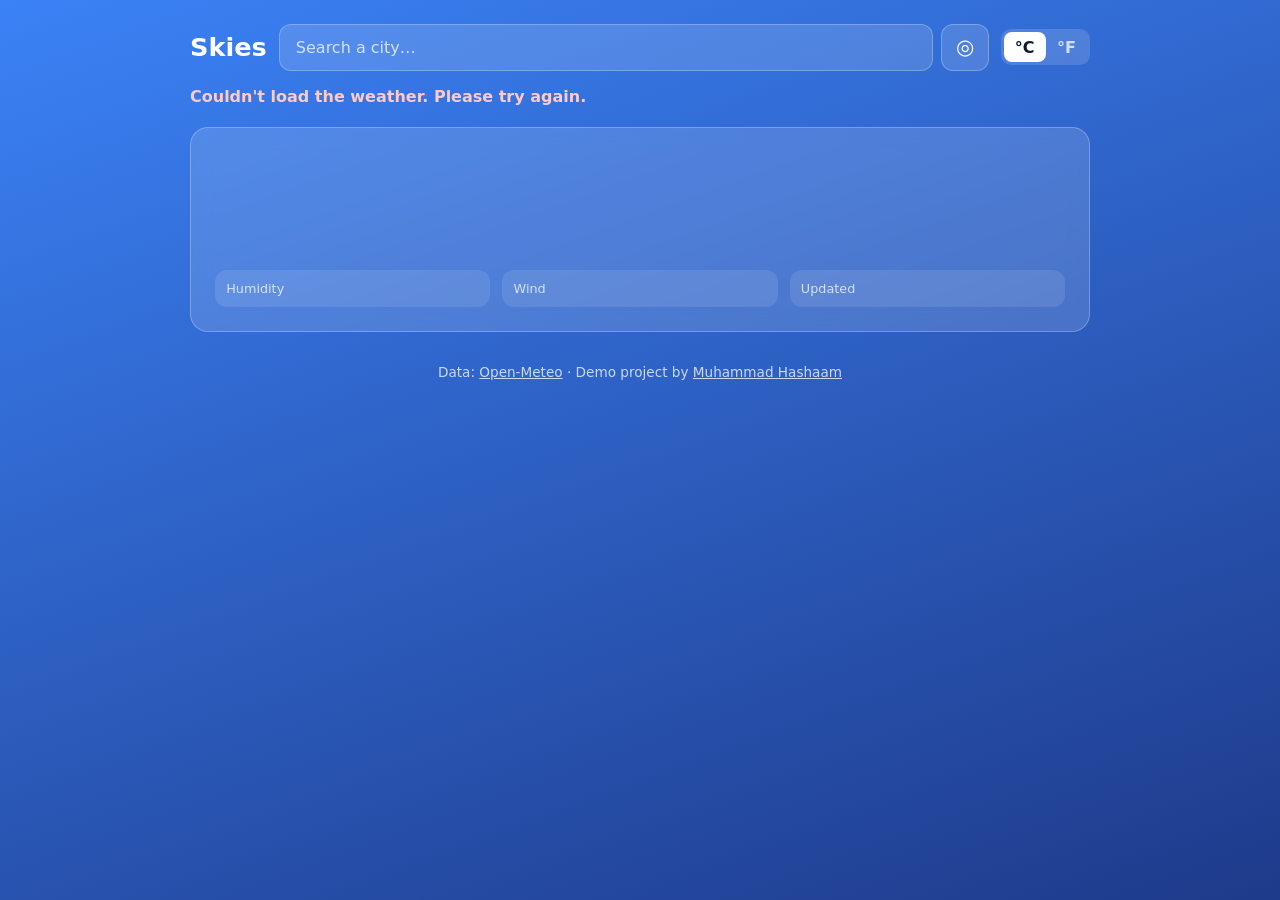
<file: projects/skies/index.html>
<!DOCTYPE html>
<html lang="en">
<head>
  <meta charset="UTF-8">
  <meta name="viewport" content="width=device-width, initial-scale=1.0">
  <title>Skies | Live Weather Forecast App</title>
  <meta name="description" content="Search any city for current weather and a 7-day forecast. A vanilla JavaScript app using the Open-Meteo REST API with async/await, geolocation and caching.">
  <link rel="canonical" href="https://devhashaam.github.io/projects/skies/">
  <meta property="og:type" content="website">
  <meta property="og:title" content="Skies | Live Weather App">
  <meta property="og:description" content="Current weather and a 7-day forecast for any city, built in vanilla JavaScript on the Open-Meteo REST API.">
  <meta property="og:url" content="https://devhashaam.github.io/projects/skies/">
  <meta property="og:image" content="https://devhashaam.github.io/projects/skies/og-image.png">
  <meta property="og:image:width" content="1200">
  <meta property="og:image:height" content="627">
  <meta name="twitter:card" content="summary_large_image">
  <link rel="icon" href="data:image/svg+xml,<svg xmlns='http://www.w3.org/2000/svg' viewBox='0 0 100 100'><text y='.9em' font-size='90'>🌤️</text></svg>">
  <link rel="preconnect" href="https://api.open-meteo.com">
  <link rel="stylesheet" href="style.css">
  <script src="app.js" defer></script>
</head>
<body>
  <main class="app">
    <header class="top">
      <h1>Skies</h1>
      <form class="search" id="search-form" role="search" autocomplete="off">
        <label for="city" class="visually-hidden">City</label>
        <input id="city" type="search" placeholder="Search a city…" aria-autocomplete="list" aria-controls="suggestions" aria-expanded="false">
        <button type="button" id="locate" class="icon-btn" aria-label="Use my location" title="Use my location">◎</button>
        <ul id="suggestions" class="suggestions" role="listbox" hidden></ul>
      </form>
      <div class="units" role="group" aria-label="Units">
        <button aria-pressed="true" data-unit="celsius">°C</button>
        <button aria-pressed="false" data-unit="fahrenheit">°F</button>
      </div>
    </header>

    <p class="status" id="status" role="status" aria-live="polite">Loading weather…</p>

    <section class="current" id="current" hidden aria-labelledby="place">
      <div>
        <h2 id="place"></h2>
        <p class="desc" id="desc"></p>
        <p class="temp"><span id="temp"></span><span class="unit-label"></span></p>
        <p class="feels" id="feels"></p>
      </div>
      <div class="big-icon" id="icon" aria-hidden="true"></div>
      <dl class="details">
        <div><dt>Humidity</dt><dd id="humidity"></dd></div>
        <div><dt>Wind</dt><dd id="wind"></dd></div>
        <div><dt>Updated</dt><dd id="updated"></dd></div>
      </dl>
    </section>

    <section aria-labelledby="week-title" id="week-section" hidden>
      <h2 id="week-title" class="section-title">Next 7 days</h2>
      <ol class="week" id="week"></ol>
    </section>

    <footer class="foot">
      Data: <a href="https://open-meteo.com/">Open-Meteo</a> · Demo project by <a href="https://devhashaam.github.io/">Muhammad Hashaam</a>
    </footer>
  </main>
</body>
</html>
</file>
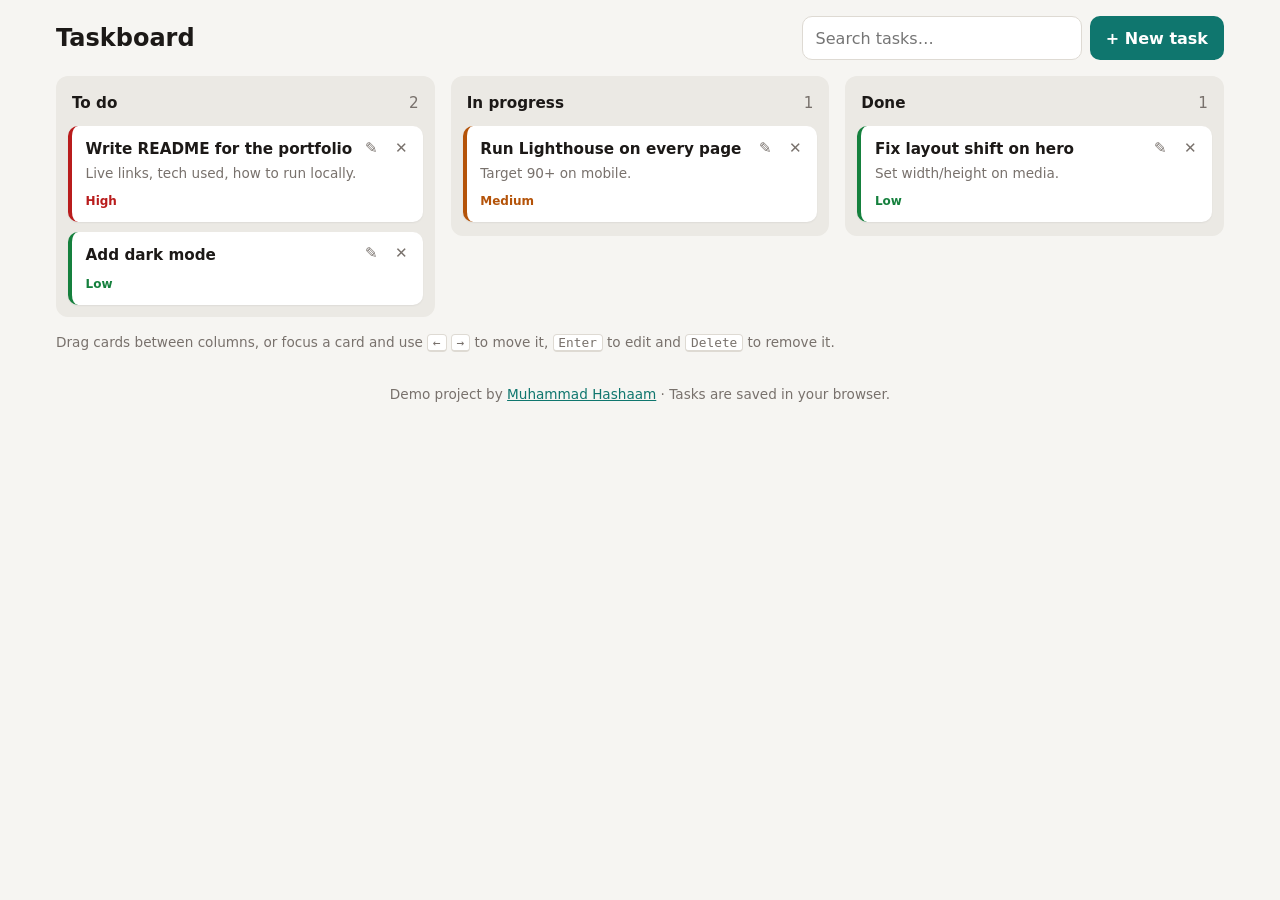
<file: projects/taskboard/index.html>
<!DOCTYPE html>
<html lang="en">
<head>
  <meta charset="UTF-8">
  <meta name="viewport" content="width=device-width, initial-scale=1.0">
  <title>Taskboard | Kanban Board with Drag and Drop</title>
  <meta name="description" content="A kanban task board with drag and drop, keyboard controls, priorities, search and saved progress, built in vanilla JavaScript.">
  <link rel="canonical" href="https://devhashaam.github.io/projects/taskboard/">
  <meta property="og:type" content="website">
  <meta property="og:title" content="Taskboard | Kanban Board">
  <meta property="og:description" content="A kanban board with drag and drop, full keyboard controls, priorities, search and saved progress.">
  <meta property="og:url" content="https://devhashaam.github.io/projects/taskboard/">
  <meta property="og:image" content="https://devhashaam.github.io/projects/taskboard/og-image.png">
  <meta property="og:image:width" content="1200">
  <meta property="og:image:height" content="627">
  <meta name="twitter:card" content="summary_large_image">
  <link rel="icon" href="data:image/svg+xml,<svg xmlns='http://www.w3.org/2000/svg' viewBox='0 0 100 100'><text y='.9em' font-size='90'>🗂️</text></svg>">
  <link rel="stylesheet" href="style.css">
  <script src="app.js" defer></script>
</head>
<body>
  <header class="bar">
    <h1>Taskboard</h1>
    <div class="bar-tools">
      <label for="filter" class="visually-hidden">Search tasks</label>
      <input id="filter" type="search" placeholder="Search tasks…">
      <button class="btn" id="new-task">+ New task</button>
    </div>
  </header>

  <main class="board" id="board" aria-label="Task board">
    <section class="column" data-status="todo" aria-labelledby="h-todo">
      <h2 id="h-todo">To do <span class="count"></span></h2>
      <ul class="cards" aria-labelledby="h-todo"></ul>
    </section>
    <section class="column" data-status="doing" aria-labelledby="h-doing">
      <h2 id="h-doing">In progress <span class="count"></span></h2>
      <ul class="cards" aria-labelledby="h-doing"></ul>
    </section>
    <section class="column" data-status="done" aria-labelledby="h-done">
      <h2 id="h-done">Done <span class="count"></span></h2>
      <ul class="cards" aria-labelledby="h-done"></ul>
    </section>
  </main>

  <p class="hint">Drag cards between columns, or focus a card and use <kbd>←</kbd> <kbd>→</kbd> to move it, <kbd>Enter</kbd> to edit and <kbd>Delete</kbd> to remove it.</p>
  <p class="visually-hidden" id="announcer" aria-live="assertive"></p>

  <dialog id="dialog" aria-labelledby="dialog-title">
    <form method="dialog" id="task-form">
      <h2 id="dialog-title">New task</h2>
      <label>Title <input name="title" required maxlength="80"></label>
      <label>Notes <textarea name="notes" rows="3" maxlength="300"></textarea></label>
      <label>Priority
        <select name="priority">
          <option value="low">Low</option>
          <option value="medium" selected>Medium</option>
          <option value="high">High</option>
        </select>
      </label>
      <div class="dialog-actions">
        <button type="button" class="btn btn-ghost" id="cancel">Cancel</button>
        <button type="submit" class="btn" value="save">Save</button>
      </div>
    </form>
  </dialog>

  <footer class="foot">Demo project by <a href="https://devhashaam.github.io/">Muhammad Hashaam</a> · Tasks are saved in your browser.</footer>
</body>
</html>
</file>
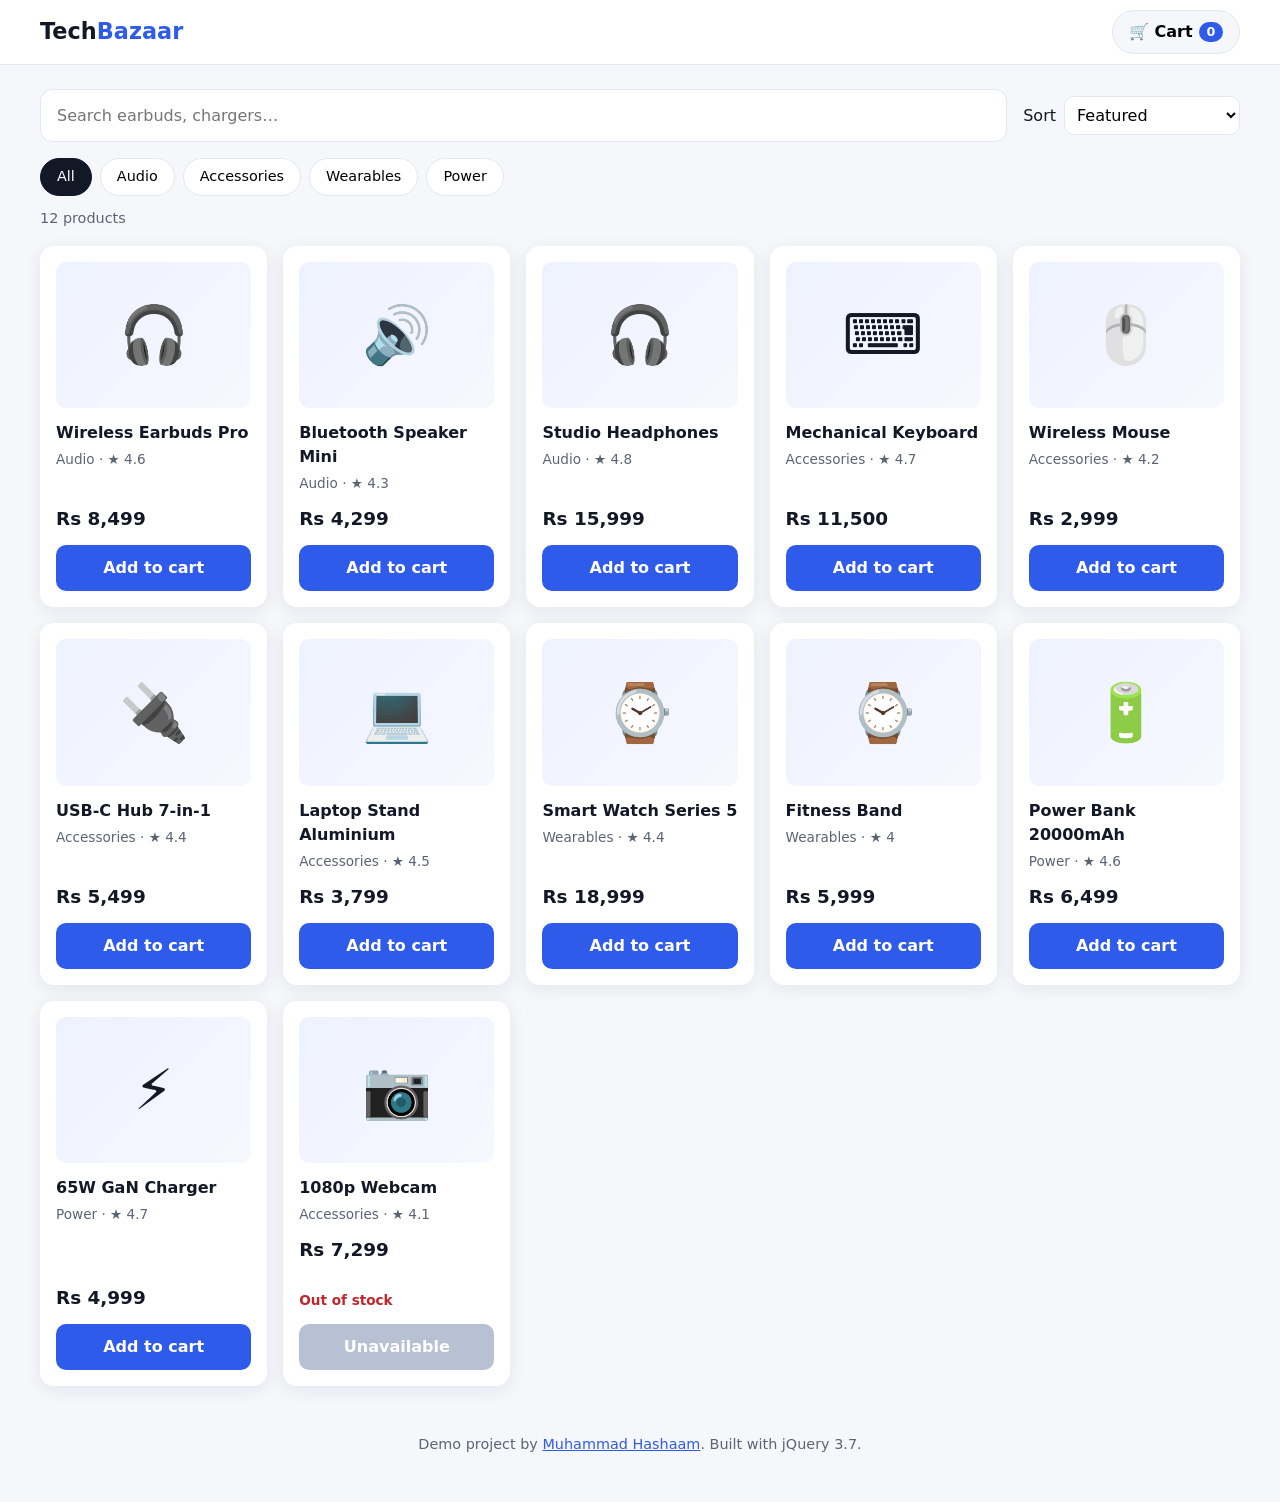
<file: projects/techbazaar/index.html>
<!DOCTYPE html>
<html lang="en">
<head>
  <meta charset="UTF-8">
  <meta name="viewport" content="width=device-width, initial-scale=1.0">
  <title>TechBazaar | Gadgets &amp; Accessories Store (jQuery Demo)</title>
  <meta name="description" content="A product catalogue with live search, filters, sorting and a persistent cart, built with jQuery and AJAX.">
  <meta property="og:type" content="website">
  <meta property="og:title" content="TechBazaar | jQuery Product Catalogue">
  <meta property="og:description" content="A product catalogue with live search, filters, sorting and a saved cart, built with jQuery and AJAX.">
  <meta property="og:url" content="https://devhashaam.github.io/projects/techbazaar/">
  <meta property="og:image" content="https://devhashaam.github.io/projects/techbazaar/og-image.png">
  <meta property="og:image:width" content="1200">
  <meta property="og:image:height" content="627">
  <meta name="twitter:card" content="summary_large_image">
  <link rel="canonical" href="https://devhashaam.github.io/projects/techbazaar/">
  <link rel="icon" href="data:image/svg+xml,<svg xmlns='http://www.w3.org/2000/svg' viewBox='0 0 100 100'><text y='.9em' font-size='90'>🛒</text></svg>">
  <link rel="stylesheet" href="style.css">
</head>
<body>
  <header class="topbar">
    <div class="container topbar-inner">
      <a href="#" class="logo">Tech<span>Bazaar</span></a>
      <button class="cart-btn" id="cart-open" aria-controls="cart" aria-expanded="false">
        🛒 Cart <span class="badge" id="cart-count">0</span>
      </button>
    </div>
  </header>

  <main class="container">
    <section class="controls" aria-label="Filter products">
      <div class="search">
        <label for="search" class="visually-hidden">Search products</label>
        <input type="search" id="search" placeholder="Search earbuds, chargers…" autocomplete="off">
      </div>
      <div class="chips" id="categories" role="group" aria-label="Categories"></div>
      <div class="sort">
        <label for="sort">Sort</label>
        <select id="sort">
          <option value="featured">Featured</option>
          <option value="price-asc">Price: low to high</option>
          <option value="price-desc">Price: high to low</option>
          <option value="rating">Top rated</option>
        </select>
      </div>
    </section>

    <p class="result-count" id="result-count" aria-live="polite"></p>

    <section id="products" class="grid" aria-label="Products">
      <!-- Skeleton cards shown while the AJAX request runs -->
      <div class="card skeleton"></div><div class="card skeleton"></div>
      <div class="card skeleton"></div><div class="card skeleton"></div>
    </section>
  </main>

  <!-- Cart drawer -->
  <div class="overlay" id="overlay" hidden></div>
  <aside class="cart" id="cart" aria-label="Shopping cart" aria-hidden="true">
    <div class="cart-head">
      <h2>Your cart</h2>
      <button class="icon-btn" id="cart-close" aria-label="Close cart">✕</button>
    </div>
    <ul class="cart-items" id="cart-items"></ul>
    <div class="cart-foot">
      <p class="total">Total <strong id="cart-total">Rs 0</strong></p>
      <button class="btn" id="checkout">Checkout</button>
    </div>
  </aside>

  <div class="toast" id="toast" role="status" aria-live="polite"></div>

  <footer class="footer container">
    <p>Demo project by <a href="https://devhashaam.github.io/">Muhammad Hashaam</a>. Built with jQuery 3.7.</p>
  </footer>

  <script src="https://code.jquery.com/jquery-3.7.1.min.js"
          integrity="sha256-/JqT3SQfawRcv/BIHPThkBvs0OEvtFFmqPF/lYI/Cxo="
          crossorigin="anonymous"></script>
  <script src="app.js"></script>
</body>
</html>
</file>
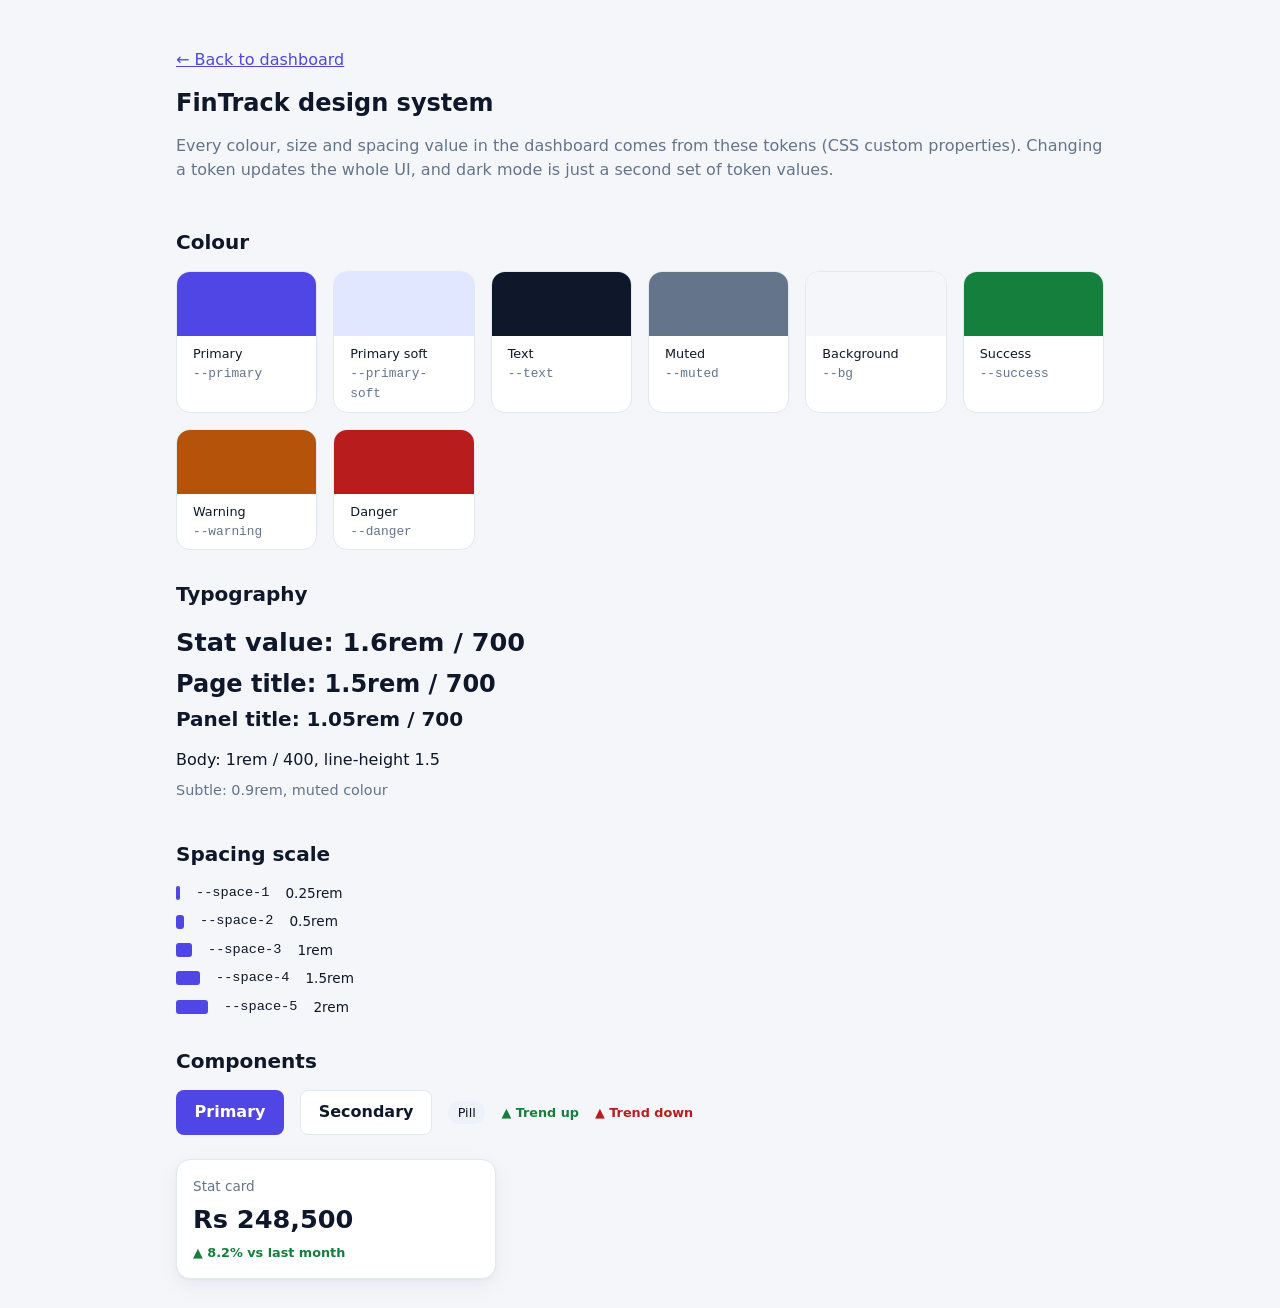
<file: projects/fintrack/styleguide.html>
<!DOCTYPE html>
<html lang="en">
<head>
  <meta charset="UTF-8">
  <meta name="viewport" content="width=device-width, initial-scale=1.0">
  <title>FinTrack Design System</title>
  <meta name="description" content="Colour, typography, spacing and component tokens behind the FinTrack dashboard.">
  <link rel="icon" href="data:image/svg+xml,<svg xmlns='http://www.w3.org/2000/svg' viewBox='0 0 100 100'><text y='.9em' font-size='90'>📊</text></svg>">
  <link rel="stylesheet" href="style.css">
  <script>
    try {
      const t = localStorage.getItem('fintrack-theme');
      if (t) document.documentElement.dataset.theme = t;
    } catch (e) {}
  </script>
</head>
<body>
  <main class="sg">
    <header>
      <p><a href="index.html">← Back to dashboard</a></p>
      <h1>FinTrack design system</h1>
      <p>Every colour, size and spacing value in the dashboard comes from these tokens (CSS custom properties). Changing a token updates the whole UI, and dark mode is just a second set of token values.</p>
    </header>

    <section>
      <h2>Colour</h2>
      <div class="swatches">
        <div class="swatch"><div style="background:var(--primary)"></div><p>Primary<br><code>--primary</code></p></div>
        <div class="swatch"><div style="background:var(--primary-soft)"></div><p>Primary soft<br><code>--primary-soft</code></p></div>
        <div class="swatch"><div style="background:var(--text)"></div><p>Text<br><code>--text</code></p></div>
        <div class="swatch"><div style="background:var(--muted)"></div><p>Muted<br><code>--muted</code></p></div>
        <div class="swatch"><div style="background:var(--bg)"></div><p>Background<br><code>--bg</code></p></div>
        <div class="swatch"><div style="background:var(--success)"></div><p>Success<br><code>--success</code></p></div>
        <div class="swatch"><div style="background:var(--warning)"></div><p>Warning<br><code>--warning</code></p></div>
        <div class="swatch"><div style="background:var(--danger)"></div><p>Danger<br><code>--danger</code></p></div>
      </div>
    </section>

    <section class="type-scale">
      <h2>Typography</h2>
      <p style="font-size:1.6rem;font-weight:700">Stat value: 1.6rem / 700</p>
      <h1>Page title: 1.5rem / 700</h1>
      <h2>Panel title: 1.05rem / 700</h2>
      <p>Body: 1rem / 400, line-height 1.5</p>
      <p class="subtle">Subtle: 0.9rem, muted colour</p>
    </section>

    <section>
      <h2>Spacing scale</h2>
      <div class="spacing">
        <div><span style="width:var(--space-1)"></span><code>--space-1</code> 0.25rem</div>
        <div><span style="width:var(--space-2)"></span><code>--space-2</code> 0.5rem</div>
        <div><span style="width:var(--space-3)"></span><code>--space-3</code> 1rem</div>
        <div><span style="width:var(--space-4)"></span><code>--space-4</code> 1.5rem</div>
        <div><span style="width:var(--space-5)"></span><code>--space-5</code> 2rem</div>
      </div>
    </section>

    <section>
      <h2>Components</h2>
      <div class="row">
        <button class="btn btn-primary">Primary</button>
        <button class="btn btn-secondary">Secondary</button>
        <span class="pill">Pill</span>
        <span class="trend up">▲ Trend up</span>
        <span class="trend down">▲ Trend down</span>
      </div>
      <div style="margin-top:1.5rem;max-width:320px" class="stat">
        <p class="stat-label">Stat card</p>
        <p class="stat-value">Rs 248,500</p>
        <p class="trend up">▲ 8.2% vs last month</p>
      </div>
    </section>
  </main>
</body>
</html>
</file>
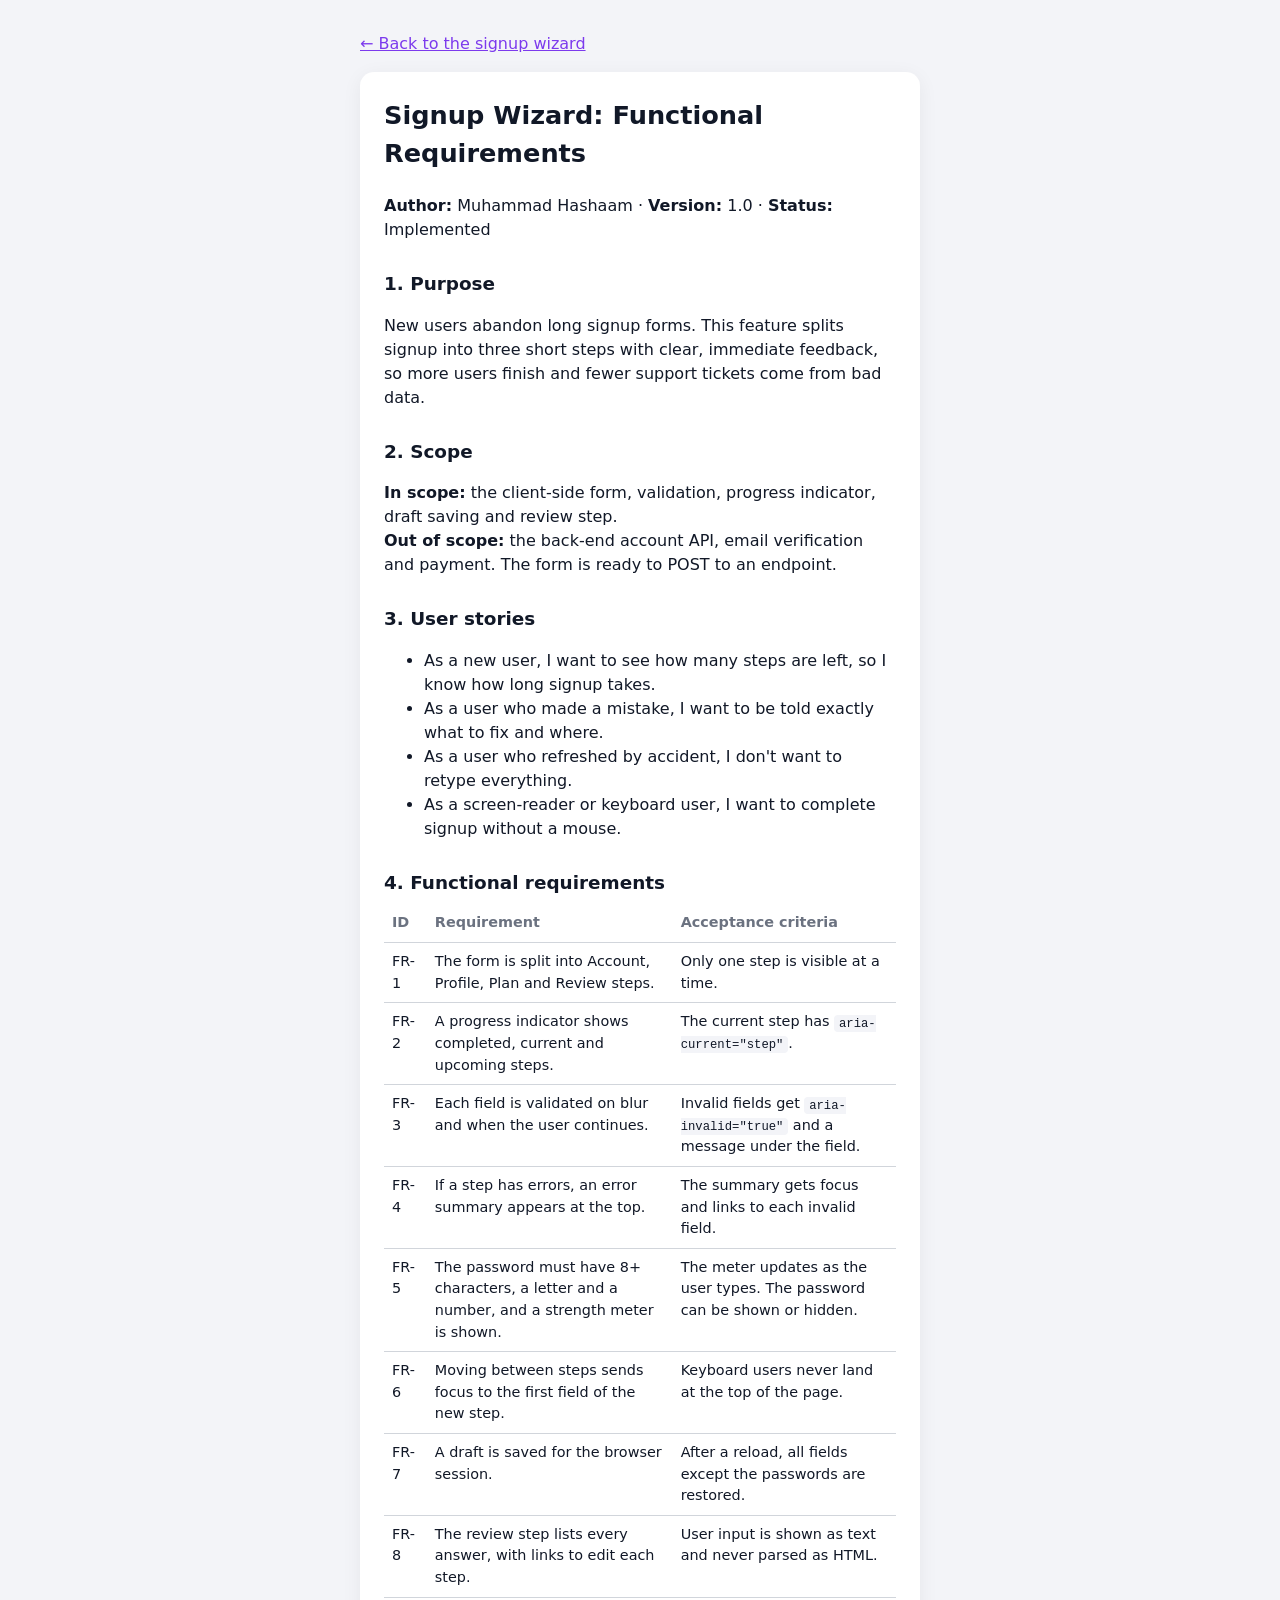
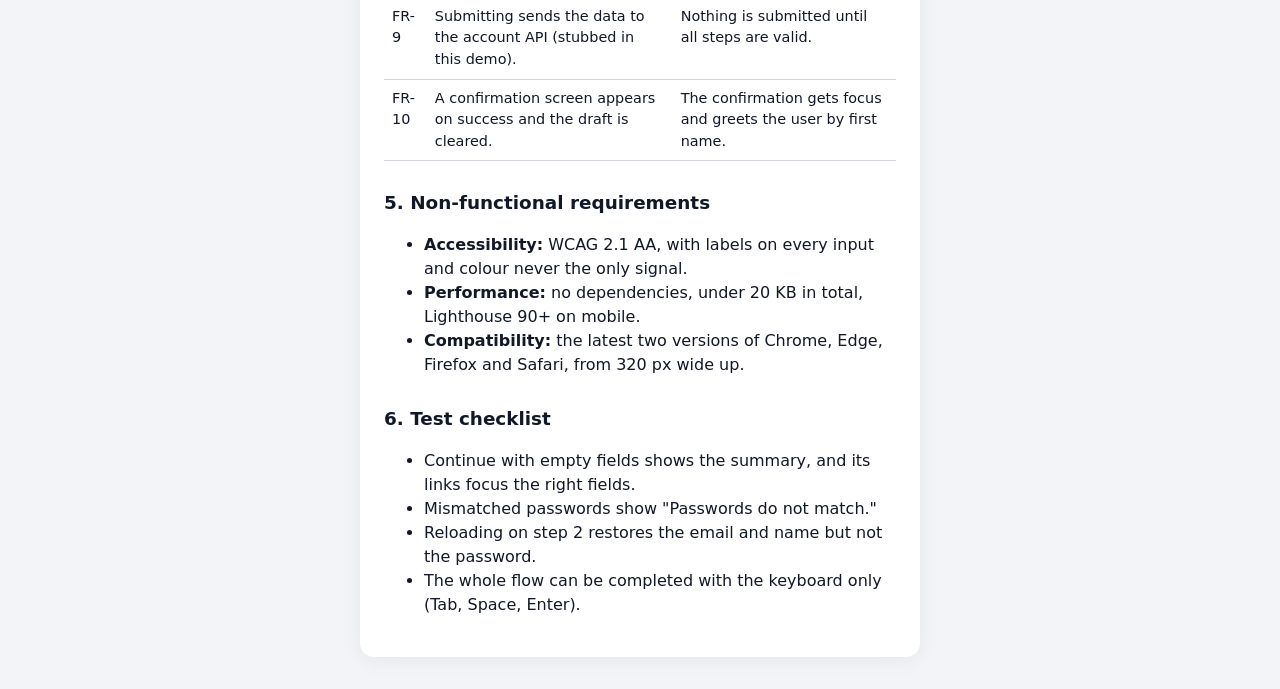
<file: projects/signup/requirements.html>
<!DOCTYPE html>
<html lang="en">
<head>
  <meta charset="UTF-8">
  <meta name="viewport" content="width=device-width, initial-scale=1.0">
  <title>Signup Wizard: Functional Requirements</title>
  <meta name="description" content="The functional requirements document written before building the signup wizard: scope, user stories, numbered requirements and acceptance criteria.">
  <link rel="icon" href="data:image/svg+xml,<svg xmlns='http://www.w3.org/2000/svg' viewBox='0 0 100 100'><text y='.9em' font-size='90'>📝</text></svg>">
  <link rel="stylesheet" href="style.css">
</head>
<body>
  <main class="wrap">
    <p><a href="index.html">← Back to the signup wizard</a></p>
    <article class="doc">
      <h1>Signup Wizard: Functional Requirements</h1>
      <p><strong>Author:</strong> Muhammad Hashaam · <strong>Version:</strong> 1.0 · <strong>Status:</strong> Implemented</p>

      <h2>1. Purpose</h2>
      <p>New users abandon long signup forms. This feature splits signup into three short steps with clear, immediate feedback, so more users finish and fewer support tickets come from bad data.</p>

      <h2>2. Scope</h2>
      <p><strong>In scope:</strong> the client-side form, validation, progress indicator, draft saving and review step.<br>
      <strong>Out of scope:</strong> the back-end account API, email verification and payment. The form is ready to POST to an endpoint.</p>

      <h2>3. User stories</h2>
      <ul>
        <li>As a new user, I want to see how many steps are left, so I know how long signup takes.</li>
        <li>As a user who made a mistake, I want to be told exactly what to fix and where.</li>
        <li>As a user who refreshed by accident, I don't want to retype everything.</li>
        <li>As a screen-reader or keyboard user, I want to complete signup without a mouse.</li>
      </ul>

      <h2>4. Functional requirements</h2>
      <div class="table-wrap">
        <table>
          <thead><tr><th>ID</th><th>Requirement</th><th>Acceptance criteria</th></tr></thead>
          <tbody>
            <tr><td>FR-1</td><td>The form is split into Account, Profile, Plan and Review steps.</td><td>Only one step is visible at a time.</td></tr>
            <tr><td>FR-2</td><td>A progress indicator shows completed, current and upcoming steps.</td><td>The current step has <code>aria-current="step"</code>.</td></tr>
            <tr><td>FR-3</td><td>Each field is validated on blur and when the user continues.</td><td>Invalid fields get <code>aria-invalid="true"</code> and a message under the field.</td></tr>
            <tr><td>FR-4</td><td>If a step has errors, an error summary appears at the top.</td><td>The summary gets focus and links to each invalid field.</td></tr>
            <tr><td>FR-5</td><td>The password must have 8+ characters, a letter and a number, and a strength meter is shown.</td><td>The meter updates as the user types. The password can be shown or hidden.</td></tr>
            <tr><td>FR-6</td><td>Moving between steps sends focus to the first field of the new step.</td><td>Keyboard users never land at the top of the page.</td></tr>
            <tr><td>FR-7</td><td>A draft is saved for the browser session.</td><td>After a reload, all fields except the passwords are restored.</td></tr>
            <tr><td>FR-8</td><td>The review step lists every answer, with links to edit each step.</td><td>User input is shown as text and never parsed as HTML.</td></tr>
            <tr><td>FR-9</td><td>Submitting sends the data to the account API (stubbed in this demo).</td><td>Nothing is submitted until all steps are valid.</td></tr>
            <tr><td>FR-10</td><td>A confirmation screen appears on success and the draft is cleared.</td><td>The confirmation gets focus and greets the user by first name.</td></tr>
          </tbody>
        </table>
      </div>

      <h2>5. Non-functional requirements</h2>
      <ul>
        <li><strong>Accessibility:</strong> WCAG 2.1 AA, with labels on every input and colour never the only signal.</li>
        <li><strong>Performance:</strong> no dependencies, under 20 KB in total, Lighthouse 90+ on mobile.</li>
        <li><strong>Compatibility:</strong> the latest two versions of Chrome, Edge, Firefox and Safari, from 320 px wide up.</li>
      </ul>

      <h2>6. Test checklist</h2>
      <ul>
        <li>Continue with empty fields shows the summary, and its links focus the right fields.</li>
        <li>Mismatched passwords show "Passwords do not match."</li>
        <li>Reloading on step 2 restores the email and name but not the password.</li>
        <li>The whole flow can be completed with the keyboard only (Tab, Space, Enter).</li>
      </ul>
    </article>
  </main>
</body>
</html>
</file>
<file: style.css>
:root {
  --bg: #0b1020;
  --bg-2: #111832;
  --card: #141c38;
  --text: #e6e9f5;
  --muted: #9aa3c0;
  --line: #222b4d;
  --accent: #22d3ee;
  --accent-2: #a78bfa;
  --radius: 16px;
  --font: system-ui, -apple-system, "Segoe UI", Roboto, sans-serif;
}

*, *::before, *::after { box-sizing: border-box; }

html { scroll-behavior: smooth; scroll-padding-top: 72px; }

body { margin: 0; font-family: var(--font); background: var(--bg); color: var(--text); line-height: 1.65; }

a { color: var(--accent); }
h1, h2, h3 { line-height: 1.2; margin: 0 0 0.5em; }

.container { width: min(1100px, 100% - 2rem); margin-inline: auto; }

.skip-link { position: absolute; left: -999px; top: 0; background: var(--accent); color: var(--bg); padding: 0.5rem 1rem; z-index: 100; }
.skip-link:focus { left: 1rem; }
:focus-visible { outline: 2px solid var(--accent); outline-offset: 3px; }

/* Header */
.header { position: sticky; top: 0; z-index: 50; background: rgb(11 16 32 / 0.8); backdrop-filter: blur(10px); border-bottom: 1px solid var(--line); }
.header-inner { display: flex; align-items: center; justify-content: space-between; height: 64px; gap: 1rem; }
.logo { font-weight: 800; font-size: 1.15rem; color: var(--text); text-decoration: none; }
.logo span { color: var(--accent); }
.header nav ul { list-style: none; display: flex; gap: 1.1rem; margin: 0; padding: 0; font-size: 0.95rem; }
.header nav a { color: var(--muted); text-decoration: none; }
.header nav a:hover { color: var(--text); }
.header nav a.nav-cta { color: var(--accent); font-weight: 600; }
@media (max-width: 520px) {
  .header nav li:nth-child(-n+3) { display: none; }
}

/* Buttons */
.btn {
  display: inline-block; padding: 0.8rem 1.4rem; border-radius: 12px;
  background: linear-gradient(135deg, var(--accent), var(--accent-2));
  color: #0b1020; font-weight: 700; text-decoration: none;
  transition: transform 0.15s, box-shadow 0.15s;
}
.btn:hover { transform: translateY(-2px); box-shadow: 0 10px 30px rgb(34 211 238 / 0.25); }
.btn-outline { background: transparent; color: var(--text); border: 1px solid var(--line); }
.btn-outline:hover { border-color: var(--accent); box-shadow: none; }
.btn-big { font-size: clamp(1rem, 3vw, 1.3rem); padding: 1rem 1.8rem; word-break: break-all; }

/* Hero */
.hero {
  padding: clamp(4rem, 10vw, 7rem) 0 clamp(3rem, 8vw, 5rem);
  background:
    radial-gradient(600px 300px at 85% 10%, rgb(167 139 250 / 0.18), transparent 70%),
    radial-gradient(500px 300px at 10% 90%, rgb(34 211 238 / 0.12), transparent 70%);
}
.kicker { display: inline-flex; align-items: center; gap: 0.5rem; font-size: 0.9rem; color: var(--muted); border: 1px solid var(--line); padding: 0.3rem 0.8rem; border-radius: 99px; margin: 0 0 1.25rem; }
.dot { width: 8px; height: 8px; border-radius: 50%; background: #4ade80; box-shadow: 0 0 0 4px rgb(74 222 128 / 0.2); }
.hero h1 { font-size: clamp(2rem, 5vw + 0.5rem, 3.6rem); letter-spacing: -0.02em; }
.grad { background: linear-gradient(90deg, var(--accent), var(--accent-2)); -webkit-background-clip: text; background-clip: text; color: transparent; }
.lead { font-size: clamp(1.05rem, 1vw + 0.8rem, 1.25rem); color: var(--muted); max-width: 60ch; }
.actions { display: flex; flex-wrap: wrap; gap: 0.8rem; margin: 1.8rem 0 2.5rem; }
.hero-meta { list-style: none; padding: 0; margin: 0; display: flex; flex-wrap: wrap; gap: 0.75rem 2rem; color: var(--muted); font-size: 0.95rem; }
.hero-meta strong { color: var(--text); }

/* Sections */
.section { padding: clamp(3.5rem, 8vw, 6rem) 0; }
.section-alt { background: var(--bg-2); }
.section-title { font-size: clamp(1.7rem, 2vw + 1rem, 2.4rem); }
.section-sub { color: var(--muted); margin-top: -0.25rem; }

/* Projects */
.visually-hidden { position: absolute; width: 1px; height: 1px; overflow: hidden; clip: rect(0 0 0 0); white-space: nowrap; }
.projects-head { display: grid; gap: 1.25rem; align-items: end; margin-bottom: 1.75rem; }
.projects-head .section-sub { margin-bottom: 0; }
.filters { display: flex; flex-wrap: wrap; gap: 0.5rem; }
.filter {
  display: inline-flex; align-items: center; gap: 0.45rem;
  padding: 0.45rem 0.9rem; border-radius: 99px; border: 1px solid var(--line);
  background: var(--card); color: var(--muted); font: inherit; font-size: 0.9rem; font-weight: 600; cursor: pointer;
  transition: color 0.15s, border-color 0.15s, background 0.15s;
}
.filter span { font-size: 0.75rem; padding: 0 0.4rem; border-radius: 99px; background: rgb(255 255 255 / 0.06); }
.filter:hover { color: var(--text); border-color: rgb(34 211 238 / 0.5); }
.filter[aria-pressed="true"] { background: linear-gradient(135deg, var(--accent), var(--accent-2)); border-color: transparent; color: #0b1020; }
.filter[aria-pressed="true"] span { background: rgb(11 16 32 / 0.18); }

/* Browser-window frame around each screenshot */
.shot {
  display: block; position: relative; overflow: hidden; text-decoration: none;
  border-radius: 12px; border: 1px solid var(--line); background: #0f1530;
}
.shot-bar { display: flex; align-items: center; gap: 6px; height: 28px; padding: 0 10px; background: #1a2244; border-bottom: 1px solid var(--line); }
.shot-bar i { width: 9px; height: 9px; border-radius: 50%; background: #ff5f57; }
.shot-bar i:nth-child(2) { background: #febc2e; }
.shot-bar i:nth-child(3) { background: #28c840; }
.shot-bar span { margin-left: 8px; font-size: 0.7rem; color: var(--muted); white-space: nowrap; overflow: hidden; text-overflow: ellipsis; }
.shot img { width: 100%; height: auto; aspect-ratio: 8 / 5; object-fit: cover; object-position: top; transition: transform 0.5s ease; }
a.shot:hover img, a.shot:focus-visible img { transform: scale(1.04); }
.shot-placeholder { cursor: default; }
.placeholder-art { aspect-ratio: 8 / 5; display: grid; place-items: center; font-size: 4.5rem; background: linear-gradient(135deg, #db2777, #fbcfe8); }

.eyebrow { margin: 0 0 0.35rem; font-size: 0.78rem; font-weight: 700; text-transform: uppercase; letter-spacing: 0.08em; color: var(--accent); }
.status { color: #fbbf24; }

/* Featured card */
.featured {
  display: grid; gap: 1.5rem; padding: 1.25rem; margin-bottom: 1.5rem;
  border-radius: calc(var(--radius) + 4px); border: 1px solid rgb(34 211 238 / 0.35);
  background: linear-gradient(160deg, rgb(34 211 238 / 0.08), rgb(167 139 250 / 0.08) 60%, transparent), var(--card);
  box-shadow: 0 20px 50px rgb(0 0 0 / 0.25);
}
.featured h3 { font-size: clamp(1.6rem, 2vw + 1rem, 2.2rem); margin-bottom: 0.25rem; }
.featured h3 a, .pcard h3 a { color: var(--text); text-decoration: none; }
.featured h3 a:hover, .pcard h3 a:hover { color: var(--accent); }
.lede { color: var(--text) !important; font-size: 1.1rem; margin: 0 0 0.5rem; }
.featured p { color: var(--muted); margin: 0 0 1rem; }
.stats { display: flex; gap: 0.75rem; margin: 0 0 1.25rem; }
.stats div { flex: 1; padding: 0.6rem 0.75rem; border-radius: 10px; background: rgb(255 255 255 / 0.04); border: 1px solid var(--line); }
.stats dt { font-size: 0.75rem; color: var(--muted); }
.stats dd { margin: 0; font-size: 1.3rem; font-weight: 800; }
.btn-small { padding: 0.6rem 1.1rem; font-size: 0.95rem; }

/* Grid cards */
.project-grid { display: grid; gap: 1.25rem; grid-template-columns: repeat(auto-fill, minmax(min(100%, 320px), 1fr)); }
.pcard {
  display: flex; flex-direction: column; padding: 0.9rem; border-radius: var(--radius);
  background: var(--card); border: 1px solid var(--line);
  transition: border-color 0.2s, transform 0.2s, box-shadow 0.2s;
}
.pcard:hover { border-color: rgb(34 211 238 / 0.5); transform: translateY(-4px); box-shadow: 0 16px 40px rgb(0 0 0 / 0.3); }
.pcard[hidden] { display: none; }
.pcard-body { padding: 1rem 0.35rem 0.35rem; display: flex; flex-direction: column; flex: 1; }
.pcard h3 { font-size: 1.2rem; margin-bottom: 0.4rem; }
.pcard p { color: var(--muted); margin: 0 0 1rem; font-size: 0.95rem; }
.pcard .tags { margin-top: auto; }
.featured[hidden] { display: none; }

.tags { list-style: none; padding: 0; margin: 0 0 1rem; display: flex; flex-wrap: wrap; gap: 0.4rem; }
.tags li { font-size: 0.8rem; padding: 0.2rem 0.65rem; border-radius: 99px; background: rgb(34 211 238 / 0.1); color: var(--accent); }
.links { display: flex; flex-wrap: wrap; gap: 1.2rem; font-weight: 600; align-items: center; }
.links a { text-decoration: none; }
.links a:not(.btn):hover { text-decoration: underline; }

/* Skills */
.skills { display: grid; gap: 1.25rem; grid-template-columns: repeat(auto-fit, minmax(240px, 1fr)); margin-top: 2rem; }
.skill-group { background: var(--card); border: 1px solid var(--line); border-radius: var(--radius); padding: 1.5rem; }
.skill-group h3 { color: var(--accent); font-size: 1rem; text-transform: uppercase; letter-spacing: 0.08em; }
.skill-group ul { margin: 0; padding-left: 1.1rem; color: var(--muted); }
.skill-group li { margin: 0.3rem 0; }

/* About */
.about { display: grid; gap: 2rem; }
.about p { color: var(--muted); }
.principles { list-style: none; padding: 0; margin: 0; display: grid; gap: 1rem; }
.principles li { background: var(--card); border: 1px solid var(--line); border-radius: var(--radius); padding: 1.1rem 1.25rem; }
.principles strong { display: block; color: var(--text); font-size: 1.1rem; }
.principles span { color: var(--muted); font-size: 0.95rem; }

/* Contact */
.contact { text-align: center; }
.contact .section-sub { margin-bottom: 1.75rem; }
.socials { list-style: none; padding: 0; margin: 1.75rem 0 0; display: flex; justify-content: center; gap: 1.5rem; font-weight: 600; }

.footer { padding: 2rem 0; text-align: center; color: var(--muted); font-size: 0.9rem; border-top: 1px solid var(--line); }

/* Scroll reveal: only hide when JS is running, so content never disappears without it */
.js .reveal { opacity: 0; transform: translateY(16px); transition: opacity 0.6s ease, transform 0.6s ease; }
.js .reveal.visible { opacity: 1; transform: none; }

@media (min-width: 800px) {
  .projects-head { grid-template-columns: 1fr auto; }
  .featured { grid-template-columns: 1.25fr 1fr; align-items: center; padding: 1.5rem; gap: 2rem; }
  .about { grid-template-columns: 1.4fr 1fr; align-items: center; }
}

@media (prefers-reduced-motion: reduce) {
  html { scroll-behavior: auto; }
  *, *::before, *::after { transition: none !important; animation: none !important; }
  .js .reveal { opacity: 1; transform: none; }
}
</file>
<file: projects/chai-corner/style.css>
/* ===== Design tokens ===== */
:root {
  --brown: #7a3e1d;
  --brown-dark: #4a2410;
  --cream: #fbf5ec;
  --sand: #f1e4d0;
  --text: #2b1d14;
  --muted: #6b5a4e;
  --radius: 14px;
  --shadow: 0 6px 24px rgb(74 36 16 / 0.10);
  --font: system-ui, -apple-system, "Segoe UI", Roboto, sans-serif;
}

/* ===== Base ===== */
*, *::before, *::after { box-sizing: border-box; }

html { scroll-behavior: smooth; }

body {
  margin: 0;
  font-family: var(--font);
  color: var(--text);
  background: var(--cream);
  line-height: 1.6;
}

img, svg { max-width: 100%; display: block; }

a { color: var(--brown); }

h1, h2, h3 { line-height: 1.2; margin: 0 0 0.5em; }
h1 { font-size: clamp(2rem, 5vw + 1rem, 3.4rem); }
h2 { font-size: clamp(1.6rem, 2vw + 1rem, 2.2rem); }

.container { width: min(1100px, 100% - 2rem); margin-inline: auto; }

.skip-link {
  position: absolute; left: -999px; top: 0;
  background: var(--brown); color: #fff; padding: 0.5rem 1rem; z-index: 100;
}
.skip-link:focus { left: 1rem; }

:focus-visible { outline: 3px solid var(--brown); outline-offset: 3px; }

/* ===== Buttons ===== */
.btn {
  display: inline-block;
  padding: 0.8rem 1.4rem;
  border: 2px solid var(--brown);
  border-radius: 999px;
  background: var(--brown);
  color: #fff;
  font: inherit;
  font-weight: 600;
  text-decoration: none;
  cursor: pointer;
  transition: transform 0.15s, background 0.15s;
}
.btn:hover { background: var(--brown-dark); transform: translateY(-2px); }
.btn-ghost { background: transparent; color: var(--brown); }
.btn-ghost:hover { background: var(--sand); }
.btn-small { padding: 0.45rem 1rem; }

/* ===== Header (mobile first) ===== */
.site-header {
  position: sticky; top: 0; z-index: 50;
  background: rgb(251 245 236 / 0.92);
  backdrop-filter: blur(8px);
  border-bottom: 1px solid var(--sand);
}
.header-inner { display: flex; align-items: center; justify-content: space-between; height: 64px; }
.logo { font-weight: 800; font-size: 1.2rem; text-decoration: none; color: var(--brown-dark); }

.nav-toggle {
  display: grid; gap: 5px;
  width: 44px; height: 44px; padding: 10px;
  background: none; border: 0; cursor: pointer;
}
.nav-toggle span { height: 3px; background: var(--brown-dark); border-radius: 3px; transition: transform 0.2s, opacity 0.2s; }
.nav-toggle[aria-expanded="true"] span:nth-child(1) { transform: translateY(8px) rotate(45deg); }
.nav-toggle[aria-expanded="true"] span:nth-child(2) { opacity: 0; }
.nav-toggle[aria-expanded="true"] span:nth-child(3) { transform: translateY(-8px) rotate(-45deg); }

.site-nav {
  position: absolute; top: 64px; left: 0; right: 0;
  background: var(--cream);
  border-bottom: 1px solid var(--sand);
  display: none;
}
.site-nav.open { display: block; }
.site-nav ul { list-style: none; margin: 0; padding: 1rem; display: grid; gap: 0.5rem; }
.site-nav a { display: block; padding: 0.6rem 0; text-decoration: none; font-weight: 600; }
.site-nav .btn { text-align: center; color: #fff; }

/* ===== Hero ===== */
.hero { padding: 3rem 0 4rem; }
.hero-inner { display: grid; gap: 2rem; align-items: center; }
.eyebrow { text-transform: uppercase; letter-spacing: 0.12em; font-size: 0.8rem; font-weight: 700; color: var(--brown); margin: 0 0 0.5rem; }
.lead { font-size: 1.15rem; color: var(--muted); max-width: 46ch; }
.hero-actions { display: flex; flex-wrap: wrap; gap: 0.8rem; margin-top: 1.5rem; }

.hero-art { max-width: 320px; margin-inline: auto; }
.cup .cup-body { fill: var(--brown); }
.cup .cup-handle { fill: none; stroke: var(--brown); stroke-width: 10; }
.cup .saucer { fill: var(--sand); }
.cup .steam { fill: none; stroke: var(--muted); stroke-width: 4; stroke-linecap: round; opacity: 0; animation: steam 3s ease-in-out infinite; }
.cup .s2 { animation-delay: 1s; }
.cup .s3 { animation-delay: 2s; }
@keyframes steam {
  0% { opacity: 0; transform: translateY(10px); }
  50% { opacity: 0.7; }
  100% { opacity: 0; transform: translateY(-10px); }
}

/* ===== Sections ===== */
.section { padding: 4rem 0; }
.section-alt { background: var(--sand); }
.section-intro { color: var(--muted); margin-top: -0.3rem; }

/* Menu tabs */
.tabs { display: flex; gap: 0.5rem; margin: 1.5rem 0; overflow-x: auto; }
.tabs button {
  padding: 0.55rem 1.2rem; border-radius: 999px;
  border: 2px solid var(--brown); background: transparent; color: var(--brown);
  font: inherit; font-weight: 600; cursor: pointer;
}
.tabs button[aria-selected="true"] { background: var(--brown); color: #fff; }

.menu-grid { display: grid; gap: 1rem; grid-template-columns: repeat(auto-fill, minmax(220px, 1fr)); }
.menu-item {
  background: #fff; padding: 1.25rem; border-radius: var(--radius); box-shadow: var(--shadow);
  display: flex; flex-direction: column;
}
.menu-item h3 { font-size: 1.1rem; }
.menu-item p { color: var(--muted); margin: 0 0 1rem; flex: 1; }
.price { font-weight: 800; color: var(--brown); }

/* About */
.about { display: grid; gap: 2rem; }
.features { list-style: none; padding: 0; margin: 0; display: grid; gap: 1rem; grid-template-columns: repeat(3, 1fr); }
.features li { background: #fff; border-radius: var(--radius); padding: 1rem; text-align: center; }
.features strong { display: block; font-size: 1.6rem; color: var(--brown); }
.features span { font-size: 0.85rem; color: var(--muted); }

/* Reviews */
.reviews { display: grid; gap: 1rem; grid-template-columns: repeat(auto-fit, minmax(260px, 1fr)); }
.reviews blockquote { margin: 0; background: #fff; padding: 1.5rem; border-radius: var(--radius); border-left: 5px solid var(--brown); }
.reviews p { margin: 0 0 0.75rem; font-size: 1.05rem; }
.reviews cite { color: var(--muted); font-style: normal; font-size: 0.9rem; }
.note { font-size: 0.8rem; color: var(--muted); }

/* Visit + form */
.visit { display: grid; gap: 2rem; }
address { font-style: normal; font-size: 1.1rem; margin-bottom: 1rem; }
.contact-form { background: #fff; padding: 1.5rem; border-radius: var(--radius); box-shadow: var(--shadow); }
.field { margin-bottom: 1rem; }
.field label { display: block; font-weight: 600; margin-bottom: 0.3rem; }
.field input, .field select {
  width: 100%; padding: 0.7rem 0.9rem; font: inherit;
  border: 2px solid var(--sand); border-radius: 10px; background: var(--cream);
}
.field input:focus, .field select:focus { border-color: var(--brown); outline: none; }
.field input[aria-invalid="true"] { border-color: #b42318; }
.error { color: #b42318; font-size: 0.85rem; margin: 0.3rem 0 0; min-height: 1.2em; }
.form-status { margin: 0.75rem 0 0; font-weight: 600; color: #1f7a3a; }

/* Footer */
.site-footer { padding: 2rem 0; text-align: center; color: var(--muted); font-size: 0.9rem; }

/* ===== Larger screens ===== */
@media (min-width: 768px) {
  .nav-toggle { display: none; }
  .site-nav { position: static; display: block; background: none; border: 0; }
  .site-nav ul { display: flex; align-items: center; gap: 1.5rem; padding: 0; }
  .site-nav a { padding: 0; }

  .hero { padding: 5rem 0 6rem; }
  .hero-inner { grid-template-columns: 1.3fr 1fr; }
  .about, .visit { grid-template-columns: 1fr 1fr; align-items: center; }
}

/* Respect users who turn off animations */
@media (prefers-reduced-motion: reduce) {
  *, *::before, *::after { animation: none !important; transition: none !important; scroll-behavior: auto !important; }
}
</file>
<file: projects/fintrack/style.css>
/* ===== Design tokens (documented in styleguide.html) ===== */
:root {
  --bg: #f4f6fa;
  --surface: #ffffff;
  --surface-2: #eef1f7;
  --text: #0f172a;
  --muted: #64748b;
  --line: #e2e8f0;
  --primary: #4f46e5;
  --primary-soft: #e0e7ff;
  --success: #15803d;
  --danger: #b91c1c;
  --warning: #b45309;

  --radius-sm: 8px;
  --radius: 14px;
  --space-1: 0.25rem;
  --space-2: 0.5rem;
  --space-3: 1rem;
  --space-4: 1.5rem;
  --space-5: 2rem;
  --shadow: 0 1px 2px rgb(15 23 42 / 0.04), 0 6px 20px rgb(15 23 42 / 0.06);
  --font: "Inter", system-ui, -apple-system, "Segoe UI", Roboto, sans-serif;
}

/* Dark theme: follows OS unless the user picked one */
@media (prefers-color-scheme: dark) {
  :root:not([data-theme="light"]) {
    --bg: #0b1120; --surface: #111a2e; --surface-2: #1a2540; --text: #e2e8f0; --muted: #94a3b8;
    --line: #23304d; --primary: #818cf8; --primary-soft: #252d5c; --success: #4ade80; --danger: #f87171; --warning: #fbbf24;
    --shadow: none;
  }
}
:root[data-theme="dark"] {
  --bg: #0b1120; --surface: #111a2e; --surface-2: #1a2540; --text: #e2e8f0; --muted: #94a3b8;
  --line: #23304d; --primary: #818cf8; --primary-soft: #252d5c; --success: #4ade80; --danger: #f87171; --warning: #fbbf24;
  --shadow: none;
}

*, *::before, *::after { box-sizing: border-box; }

body { margin: 0; font-family: var(--font); background: var(--bg); color: var(--text); line-height: 1.5; }

h1, h2, h3 { margin: 0; line-height: 1.25; }
h1 { font-size: 1.5rem; }
h2 { font-size: 1.05rem; }
a { color: var(--primary); }

.subtle { margin: 0; color: var(--muted); font-size: 0.9rem; }
.visually-hidden { position: absolute; width: 1px; height: 1px; overflow: hidden; clip: rect(0 0 0 0); white-space: nowrap; }
:focus-visible { outline: 2px solid var(--primary); outline-offset: 2px; }

/* ===== Layout ===== */
.layout { display: grid; min-height: 100vh; }

.sidebar {
  position: fixed; inset: 0 auto 0 0; z-index: 30;
  width: 250px; padding: var(--space-4);
  background: var(--surface); border-right: 1px solid var(--line);
  display: flex; flex-direction: column; gap: var(--space-5);
  transform: translateX(-100%); transition: transform 0.25s ease;
}
.sidebar.open { transform: none; }
.scrim { position: fixed; inset: 0; background: rgb(0 0 0 / 0.4); z-index: 20; }

.brand { display: flex; align-items: center; gap: var(--space-2); font-weight: 800; font-size: 1.2rem; color: var(--text); text-decoration: none; }
.brand-mark { display: grid; place-items: center; width: 34px; height: 34px; border-radius: 10px; background: var(--primary); color: #fff; }
.sidebar ul { list-style: none; margin: 0; padding: 0; display: grid; gap: var(--space-1); }
.sidebar nav a {
  display: block; padding: 0.65rem 0.85rem; border-radius: var(--radius-sm);
  color: var(--muted); text-decoration: none; font-weight: 500;
}
.sidebar nav a:hover { background: var(--surface-2); color: var(--text); }
.sidebar nav a.active { background: var(--primary-soft); color: var(--primary); font-weight: 600; }
.sidebar-note { margin-top: auto; font-size: 0.75rem; color: var(--muted); }

.main { padding: var(--space-3); display: grid; gap: var(--space-3); align-content: start; min-width: 0; }

.topbar { display: flex; align-items: center; gap: var(--space-3); }
.topbar > div { flex: 1; }
.icon-btn {
  width: 42px; height: 42px; flex: none; border-radius: var(--radius-sm);
  border: 1px solid var(--line); background: var(--surface); color: var(--text);
  font-size: 1.15rem; cursor: pointer;
}
.icon-btn:hover { background: var(--surface-2); }

/* ===== Stat cards ===== */
.stats { display: grid; gap: var(--space-3); grid-template-columns: repeat(2, 1fr); }
.stat, .panel { background: var(--surface); border: 1px solid var(--line); border-radius: var(--radius); box-shadow: var(--shadow); }
.stat { padding: var(--space-3); }
.stat-label { margin: 0; color: var(--muted); font-size: 0.85rem; }
.stat-value { margin: var(--space-1) 0; font-size: 1.35rem; font-weight: 700; font-variant-numeric: tabular-nums; }
.trend { margin: 0; font-size: 0.8rem; font-weight: 600; }
.trend.up { color: var(--success); }
.trend.down { color: var(--danger); }

/* ===== Panels ===== */
.panels { display: grid; gap: var(--space-3); }
.panel { padding: var(--space-4); min-width: 0; }
.panel-head { display: flex; justify-content: space-between; align-items: center; gap: var(--space-3); margin-bottom: var(--space-4); flex-wrap: wrap; }

.segmented { display: inline-flex; background: var(--surface-2); padding: 3px; border-radius: var(--radius-sm); }
.segmented button {
  border: 0; background: transparent; color: var(--muted);
  padding: 0.35rem 0.75rem; border-radius: 6px; font: inherit; font-size: 0.85rem; cursor: pointer;
}
.segmented button[aria-pressed="true"] { background: var(--surface); color: var(--text); font-weight: 600; box-shadow: var(--shadow); }

/* Chart (SVG built by dashboard.js) */
.chart { height: 220px; }
.chart svg { width: 100%; height: 100%; overflow: visible; }
.chart .bar { fill: var(--primary); opacity: 0.85; transition: opacity 0.15s; }
.chart .bar:hover { opacity: 1; }
.chart .grid-line { stroke: var(--line); }
.chart text { fill: var(--muted); font-size: 11px; }

/* Budgets */
.budgets { list-style: none; margin: 0; padding: 0; display: grid; gap: var(--space-4); }
.budget-row { display: flex; justify-content: space-between; font-size: 0.9rem; margin-bottom: var(--space-2); }
.budget-row span:last-child { color: var(--muted); font-variant-numeric: tabular-nums; }
.progress { height: 8px; border-radius: 99px; background: var(--surface-2); overflow: hidden; }
.progress > div { height: 100%; border-radius: inherit; background: var(--primary); width: 0; transition: width 0.8s ease; }
.progress.warn > div { background: var(--warning); }
.progress.over > div { background: var(--danger); }

/* Transactions table */
.filter select { padding: 0.4rem 0.6rem; font: inherit; font-size: 0.85rem; border: 1px solid var(--line); border-radius: var(--radius-sm); background: var(--surface); color: var(--text); }
.table-wrap { overflow-x: auto; }
.tx-table { width: 100%; border-collapse: collapse; font-size: 0.9rem; min-width: 520px; }
.tx-table th { text-align: left; font-weight: 600; color: var(--muted); font-size: 0.8rem; text-transform: uppercase; letter-spacing: 0.04em; padding: 0 0 var(--space-2); border-bottom: 1px solid var(--line); }
.tx-table td { padding: 0.8rem 0; border-bottom: 1px solid var(--line); }
.tx-table tr:last-child td { border-bottom: 0; }
.num { text-align: right; font-variant-numeric: tabular-nums; }
.amount-in { color: var(--success); font-weight: 600; }
.pill { display: inline-block; padding: 0.15rem 0.6rem; border-radius: 99px; background: var(--surface-2); font-size: 0.8rem; }

/* ===== Larger screens ===== */
@media (min-width: 640px) {
  .main { padding: var(--space-5); gap: var(--space-4); }
  .stat-value { font-size: 1.6rem; }
}

@media (min-width: 1000px) {
  .layout { grid-template-columns: 250px 1fr; }
  .sidebar { position: sticky; top: 0; height: 100vh; transform: none; }
  .menu-btn, .scrim { display: none; }
  .stats { grid-template-columns: repeat(4, 1fr); }
  .panels { grid-template-columns: 1.6fr 1fr; }
}

@media (prefers-reduced-motion: reduce) {
  *, *::before, *::after { transition: none !important; animation: none !important; }
}

/* ===== Style guide page ===== */
.sg { max-width: 960px; margin: 0 auto; padding: var(--space-5) var(--space-3); display: grid; gap: var(--space-5); }
.sg header p { color: var(--muted); }
.sg h2 { font-size: 1.25rem; margin-bottom: var(--space-3); }
.swatches { display: grid; gap: var(--space-3); grid-template-columns: repeat(auto-fill, minmax(140px, 1fr)); }
.swatch { border: 1px solid var(--line); border-radius: var(--radius); overflow: hidden; background: var(--surface); font-size: 0.8rem; }
.swatch div { height: 64px; }
.swatch p { margin: 0; padding: var(--space-2) var(--space-3); }
.swatch code { color: var(--muted); }
.type-scale > * { margin: 0 0 var(--space-2); }
.spacing { display: grid; gap: var(--space-2); }
.spacing div { display: flex; align-items: center; gap: var(--space-3); font-size: 0.85rem; }
.spacing span { display: block; height: 14px; background: var(--primary); border-radius: 3px; }
.btn { padding: 0.6rem 1.1rem; border-radius: var(--radius-sm); border: 1px solid transparent; font: inherit; font-weight: 600; cursor: pointer; }
.btn-primary { background: var(--primary); color: #fff; }
.btn-secondary { background: var(--surface); color: var(--text); border-color: var(--line); }
.row { display: flex; flex-wrap: wrap; gap: var(--space-3); align-items: center; }
</file>
<file: projects/signup/style.css>
:root {
  --bg: #f3f4f8;
  --card: #ffffff;
  --text: #111827;
  --muted: #6b7280;
  --line: #d1d5db;
  --primary: #7c3aed;
  --primary-soft: #ede9fe;
  --error: #b91c1c;
  --ok: #15803d;
  --radius: 14px;
}

*, *::before, *::after { box-sizing: border-box; }

body { margin: 0; font-family: system-ui, -apple-system, "Segoe UI", Roboto, sans-serif; background: var(--bg); color: var(--text); line-height: 1.5; }
a { color: var(--primary); }
:focus-visible { outline: 3px solid var(--primary); outline-offset: 2px; }

.wrap { width: min(560px, 100% - 2rem); margin: 2rem auto; }
.intro h1 { margin: 0; font-size: 1.7rem; }
.intro p { margin: 0.3rem 0 1.5rem; color: var(--muted); }

/* Progress steps */
.steps { list-style: none; padding: 0; margin: 0 0 1.25rem; display: grid; grid-template-columns: repeat(4, 1fr); gap: 0.25rem; font-size: 0.8rem; color: var(--muted); }
.steps li { display: flex; flex-direction: column; align-items: center; gap: 0.3rem; text-align: center; position: relative; }
.steps li::before { content: ""; position: absolute; top: 14px; left: -50%; right: 50%; height: 2px; background: var(--line); z-index: 0; }
.steps li:first-child::before { display: none; }
.steps span { position: relative; z-index: 1; width: 30px; height: 30px; border-radius: 50%; display: grid; place-items: center; background: var(--card); border: 2px solid var(--line); font-weight: 700; }
.steps li.complete span { background: var(--primary); border-color: var(--primary); color: #fff; }
.steps li.complete::before, .steps li[aria-current="step"]::before { background: var(--primary); }
.steps li[aria-current="step"] { color: var(--text); font-weight: 600; }
.steps li[aria-current="step"] span { border-color: var(--primary); color: var(--primary); }

form, .done { background: var(--card); border-radius: var(--radius); padding: 1.5rem; box-shadow: 0 4px 20px rgb(17 24 39 / 0.06); }
fieldset { border: 0; margin: 0; padding: 0; min-width: 0; }
legend, .step h2 { font-size: 1.2rem; font-weight: 700; margin: 0 0 1rem; padding: 0; }

.field { margin-bottom: 1rem; }
.field label { display: block; font-weight: 600; margin-bottom: 0.3rem; }
.opt { font-weight: 400; color: var(--muted); }
.field input:not([type="checkbox"]), .field select {
  width: 100%; padding: 0.7rem 0.85rem; font: inherit;
  border: 1px solid var(--line); border-radius: 10px; background: var(--card);
}
.field input:focus, .field select:focus { border-color: var(--primary); outline: 2px solid var(--primary-soft); }
[aria-invalid="true"] { border-color: var(--error) !important; }
.err { color: var(--error); font-size: 0.85rem; margin: 0.3rem 0 0; }
.err:empty { display: none; }
.help { color: var(--muted); font-size: 0.85rem; margin: 0.35rem 0 0; }

.pw { display: flex; gap: 0.4rem; }
.pw-toggle { padding: 0 0.9rem; border: 1px solid var(--line); background: var(--bg); border-radius: 10px; font: inherit; font-size: 0.85rem; cursor: pointer; }
.meter { height: 6px; background: var(--bg); border-radius: 99px; margin-top: 0.5rem; overflow: hidden; }
.meter span { display: block; height: 100%; width: 0; background: var(--error); transition: width 0.25s, background 0.25s; }

.check { display: flex; align-items: center; gap: 0.6rem; margin: 1.25rem 0 0; }
.check input { width: 20px; height: 20px; accent-color: var(--primary); }
.check label { margin: 0; font-weight: 500; }

.plans { display: grid; gap: 0.6rem; }
.plan { display: flex; gap: 0.75rem; align-items: flex-start; padding: 0.9rem 1rem; border: 2px solid var(--line); border-radius: 12px; cursor: pointer; }
.plan:has(input:checked) { border-color: var(--primary); background: var(--primary-soft); }
.plan input { margin-top: 0.3rem; accent-color: var(--primary); }
.plan span { display: grid; font-size: 0.9rem; color: var(--muted); }
.plan strong { color: var(--text); font-size: 1rem; }
.plan em { font-style: normal; color: var(--primary); font-weight: 600; }

.error-summary { border: 2px solid var(--error); background: #fef2f2; border-radius: 10px; padding: 0.75rem 1rem; margin-bottom: 1rem; }
.error-summary p { margin: 0 0 0.3rem; font-weight: 700; color: var(--error); }
.error-summary ul { margin: 0; padding-left: 1.2rem; }
.error-summary a { color: var(--error); }

.review { display: grid; grid-template-columns: auto 1fr; gap: 0.5rem 1rem; margin: 0; }
.review dt { color: var(--muted); }
.review dd { margin: 0; font-weight: 600; word-break: break-word; }
.review .edit { grid-column: 1 / -1; justify-self: start; background: none; border: 0; color: var(--primary); font: inherit; font-size: 0.85rem; cursor: pointer; padding: 0; text-decoration: underline; margin-bottom: 0.4rem; }

.actions { display: flex; justify-content: space-between; gap: 0.75rem; margin-top: 1.5rem; }
.actions #next { margin-left: auto; }
.btn { padding: 0.75rem 1.4rem; border: 0; border-radius: 10px; background: var(--primary); color: #fff; font: inherit; font-weight: 600; cursor: pointer; }
.btn:hover { filter: brightness(1.08); }
.btn-ghost { background: transparent; color: var(--text); border: 1px solid var(--line); }

.done { text-align: center; }
.done-icon { width: 64px; height: 64px; margin: 0 auto 1rem; border-radius: 50%; display: grid; place-items: center; background: #dcfce7; color: var(--ok); font-size: 2rem; font-weight: 700; }
.done h2 { margin: 0 0 0.5rem; }
.done p { color: var(--muted); }

.foot { text-align: center; color: var(--muted); font-size: 0.85rem; margin-top: 1.5rem; }

/* Requirements page */
.doc { background: var(--card); border-radius: var(--radius); padding: 1.5rem; box-shadow: 0 4px 20px rgb(17 24 39 / 0.06); }
.doc h1 { font-size: 1.6rem; margin-top: 0; }
.doc h2 { font-size: 1.15rem; margin: 1.75rem 0 0.5rem; }
.doc table { width: 100%; border-collapse: collapse; font-size: 0.9rem; }
.doc th, .doc td { text-align: left; padding: 0.5rem; border-bottom: 1px solid var(--line); vertical-align: top; }
.doc th { color: var(--muted); font-weight: 600; }
.doc code { background: var(--bg); padding: 0.1rem 0.3rem; border-radius: 4px; font-size: 0.85em; }
.table-wrap { overflow-x: auto; }

@media (prefers-reduced-motion: reduce) {
  * { transition: none !important; }
}
</file>
<file: projects/skies/style.css>
:root {
  --sky-1: #3b82f6;
  --sky-2: #1e3a8a;
  --glass: rgb(255 255 255 / 0.14);
  --glass-line: rgb(255 255 255 / 0.25);
  --text: #ffffff;
  --muted: rgb(255 255 255 / 0.75);
  --radius: 18px;
}

/* Background changes with conditions (set by app.js) */
body[data-sky="clear"]  { --sky-1: #38bdf8; --sky-2: #1d4ed8; }
body[data-sky="cloudy"] { --sky-1: #64748b; --sky-2: #1e293b; }
body[data-sky="rain"]   { --sky-1: #475569; --sky-2: #0f172a; }
body[data-sky="snow"]   { --sky-1: #93c5fd; --sky-2: #475569; }
body[data-sky="storm"]  { --sky-1: #4c1d95; --sky-2: #111827; }
body[data-sky="night"]  { --sky-1: #1e1b4b; --sky-2: #020617; }

*, *::before, *::after { box-sizing: border-box; }

body {
  margin: 0;
  min-height: 100vh;
  font-family: system-ui, -apple-system, "Segoe UI", Roboto, sans-serif;
  color: var(--text);
  background: linear-gradient(160deg, var(--sky-1), var(--sky-2)) fixed;
  transition: background 0.6s;
}

a { color: inherit; }
.visually-hidden { position: absolute; width: 1px; height: 1px; overflow: hidden; clip: rect(0 0 0 0); white-space: nowrap; }
:focus-visible { outline: 2px solid #fff; outline-offset: 2px; }

.app { width: min(900px, 100% - 2rem); margin-inline: auto; padding: 1.5rem 0 2rem; }

.top { display: grid; gap: 0.75rem; grid-template-columns: 1fr auto; align-items: center; }
.top h1 { margin: 0; font-size: 1.6rem; }
.search { grid-column: 1 / -1; position: relative; display: flex; gap: 0.5rem; }
.search input {
  flex: 1; min-width: 0; padding: 0.8rem 1rem; font: inherit; color: var(--text);
  background: var(--glass); border: 1px solid var(--glass-line); border-radius: 12px;
}
.search input::placeholder { color: var(--muted); }
.icon-btn {
  width: 48px; flex: none; font-size: 1.3rem; color: var(--text); cursor: pointer;
  background: var(--glass); border: 1px solid var(--glass-line); border-radius: 12px;
}
.suggestions {
  position: absolute; top: calc(100% + 6px); left: 0; right: 56px; z-index: 10;
  list-style: none; margin: 0; padding: 0.3rem; border-radius: 12px;
  background: #fff; color: #0f172a; box-shadow: 0 10px 30px rgb(0 0 0 / 0.25);
}
.suggestions li { padding: 0.6rem 0.8rem; border-radius: 8px; cursor: pointer; }
.suggestions li small { color: #64748b; }
.suggestions li[aria-selected="true"], .suggestions li:hover { background: #e0e7ff; }

.units { display: inline-flex; background: var(--glass); border-radius: 10px; padding: 3px; }
.units button { border: 0; background: none; color: var(--muted); font: inherit; font-weight: 600; padding: 0.35rem 0.7rem; border-radius: 8px; cursor: pointer; }
.units button[aria-pressed="true"] { background: #fff; color: #0f172a; }

.status { color: var(--muted); min-height: 1.5em; }
.status.error { color: #fecaca; font-weight: 600; }

.current {
  display: grid; gap: 1rem; grid-template-columns: 1fr auto; align-items: center;
  padding: 1.5rem; border-radius: var(--radius);
  background: var(--glass); border: 1px solid var(--glass-line); backdrop-filter: blur(10px);
}
.current h2 { margin: 0; font-size: 1.3rem; }
.desc { margin: 0.2rem 0 0; color: var(--muted); }
.temp { margin: 0.5rem 0 0; font-size: clamp(3.5rem, 12vw, 5.5rem); font-weight: 200; line-height: 1; }
.unit-label { font-size: 0.4em; vertical-align: top; margin-left: 0.15em; }
.feels { margin: 0.4rem 0 0; color: var(--muted); }
.big-icon { font-size: clamp(4rem, 15vw, 7rem); line-height: 1; }
.details { grid-column: 1 / -1; display: grid; grid-template-columns: repeat(3, 1fr); gap: 0.75rem; margin: 0; }
.details div { background: rgb(255 255 255 / 0.1); border-radius: 12px; padding: 0.7rem; }
.details dt { font-size: 0.8rem; color: var(--muted); }
.details dd { margin: 0; font-weight: 600; }

.section-title { font-size: 1.1rem; margin: 1.75rem 0 0.75rem; }
.week { list-style: none; padding: 0; margin: 0; display: grid; gap: 0.5rem; }
.week li {
  display: grid; grid-template-columns: 4.5rem 2.5rem 1fr; align-items: center; gap: 0.75rem;
  padding: 0.75rem 1rem; border-radius: 14px; background: var(--glass); border: 1px solid var(--glass-line);
}
.week .day { font-weight: 600; }
.week .ico { font-size: 1.5rem; }
.range { display: flex; align-items: center; gap: 0.6rem; font-variant-numeric: tabular-nums; }
.range .lo { color: var(--muted); width: 2.5rem; text-align: right; }
.range .hi { width: 2.5rem; }
.bar { flex: 1; height: 6px; border-radius: 99px; background: rgb(255 255 255 / 0.15); position: relative; }
.bar span { position: absolute; top: 0; bottom: 0; border-radius: inherit; background: linear-gradient(90deg, #7dd3fc, #fde047, #fb923c); }

.foot { margin-top: 2rem; text-align: center; font-size: 0.85rem; color: var(--muted); }

/* Skeleton while loading */
.loading .current, .loading #week-section { opacity: 0.5; }

@media (min-width: 640px) {
  .top { grid-template-columns: auto 1fr auto; }
  .search { grid-column: auto; }
  .week { grid-template-columns: repeat(7, 1fr); }
  .week li { grid-template-columns: 1fr; text-align: center; gap: 0.4rem; padding: 1rem 0.5rem; }
  .range { flex-direction: column; gap: 0.2rem; }
  .range .lo, .range .hi { width: auto; text-align: center; }
  .bar { display: none; }
}

@media (prefers-reduced-motion: reduce) {
  * { transition: none !important; }
}
</file>
<file: projects/taskboard/style.css>
:root {
  --bg: #f6f5f2;
  --col: #ebe9e4;
  --card: #ffffff;
  --text: #1c1917;
  --muted: #78716c;
  --line: #dedad3;
  --accent: #0f766e;
  --high: #b91c1c;
  --medium: #b45309;
  --low: #15803d;
  --radius: 12px;
}

*, *::before, *::after { box-sizing: border-box; }

body { margin: 0; font-family: system-ui, -apple-system, "Segoe UI", Roboto, sans-serif; background: var(--bg); color: var(--text); line-height: 1.45; }
a { color: var(--accent); }
.visually-hidden { position: absolute; width: 1px; height: 1px; overflow: hidden; clip: rect(0 0 0 0); white-space: nowrap; }
:focus-visible { outline: 3px solid var(--accent); outline-offset: 2px; }

.bar { display: flex; flex-wrap: wrap; gap: 0.75rem; justify-content: space-between; align-items: center; padding: 1rem; max-width: 1200px; margin: 0 auto; }
.bar h1 { margin: 0; font-size: 1.5rem; }
.bar-tools { display: flex; gap: 0.5rem; flex: 1; justify-content: flex-end; min-width: 260px; }
.bar-tools input { flex: 1; max-width: 280px; min-width: 0; padding: 0.6rem 0.8rem; font: inherit; border: 1px solid var(--line); border-radius: 10px; background: var(--card); }

.btn { padding: 0.6rem 1rem; border: 0; border-radius: 10px; background: var(--accent); color: #fff; font: inherit; font-weight: 600; cursor: pointer; white-space: nowrap; }
.btn:hover { filter: brightness(1.1); }
.btn-ghost { background: transparent; color: var(--text); border: 1px solid var(--line); }

/* Board: columns stack on phones, sit side by side on wider screens */
.board { display: grid; gap: 1rem; padding: 0 1rem; max-width: 1200px; margin: 0 auto; }
.column { background: var(--col); border-radius: var(--radius); padding: 0.75rem; min-height: 160px; transition: background 0.15s, box-shadow 0.15s; }
.column.drag-over { background: #d9f1ee; box-shadow: inset 0 0 0 2px var(--accent); }
.column h2 { font-size: 0.95rem; margin: 0.25rem 0.25rem 0.75rem; display: flex; justify-content: space-between; }
.count { color: var(--muted); font-weight: 500; }

.cards { list-style: none; margin: 0; padding: 0; display: grid; gap: 0.6rem; min-height: 60px; }
.card {
  background: var(--card); border-radius: 10px; padding: 0.75rem 0.85rem;
  border-left: 4px solid var(--medium); box-shadow: 0 1px 2px rgb(0 0 0 / 0.06);
  cursor: grab; position: relative;
}
.card[data-priority="high"] { border-left-color: var(--high); }
.card[data-priority="low"] { border-left-color: var(--low); }
.card.dragging { opacity: 0.4; }
.card h3 { margin: 0 2.2rem 0.2rem 0; font-size: 0.95rem; word-break: break-word; }
.card p { margin: 0; color: var(--muted); font-size: 0.85rem; word-break: break-word; }
.card .meta { display: flex; justify-content: space-between; align-items: center; margin-top: 0.6rem; font-size: 0.75rem; color: var(--muted); }
.tag { text-transform: capitalize; font-weight: 600; }
.card[data-priority="high"] .tag { color: var(--high); }
.card[data-priority="medium"] .tag { color: var(--medium); }
.card[data-priority="low"] .tag { color: var(--low); }
.card-actions { position: absolute; top: 0.4rem; right: 0.4rem; display: flex; }
.card-actions button { width: 30px; height: 30px; border: 0; border-radius: 6px; background: none; color: var(--muted); cursor: pointer; font-size: 0.95rem; }
.card-actions button:hover { background: var(--col); color: var(--text); }
.move { display: flex; gap: 0.25rem; }
.move button { border: 1px solid var(--line); background: var(--bg); border-radius: 6px; padding: 0.1rem 0.45rem; cursor: pointer; font-size: 0.8rem; }
.move button:disabled { opacity: 0.35; cursor: default; }
.empty { color: var(--muted); font-size: 0.85rem; text-align: center; padding: 1rem 0; border: 2px dashed var(--line); border-radius: 10px; }

.hint { max-width: 1200px; margin: 1rem auto; padding: 0 1rem; color: var(--muted); font-size: 0.85rem; }
kbd { border: 1px solid var(--line); border-bottom-width: 2px; border-radius: 4px; padding: 0 0.3rem; background: var(--card); font-size: 0.8rem; }

dialog { border: 0; border-radius: 16px; padding: 1.5rem; width: min(420px, 100% - 2rem); box-shadow: 0 20px 50px rgb(0 0 0 / 0.25); }
dialog::backdrop { background: rgb(0 0 0 / 0.4); }
dialog h2 { margin: 0 0 1rem; font-size: 1.2rem; }
dialog label { display: grid; gap: 0.3rem; font-weight: 600; font-size: 0.9rem; margin-bottom: 0.9rem; }
dialog input, dialog textarea, dialog select { font: inherit; font-weight: 400; padding: 0.6rem 0.7rem; border: 1px solid var(--line); border-radius: 8px; background: var(--bg); }
.dialog-actions { display: flex; justify-content: flex-end; gap: 0.5rem; }

.foot { text-align: center; color: var(--muted); font-size: 0.85rem; padding: 1rem 1rem 2rem; }

@media (min-width: 760px) {
  .board { grid-template-columns: repeat(3, 1fr); align-items: start; }
  .move { display: none; } /* drag and drop + arrow keys cover desktop */
}

@media (prefers-reduced-motion: reduce) {
  * { transition: none !important; }
}
</file>
<file: projects/techbazaar/style.css>
:root {
  --bg: #f5f7fb;
  --card: #ffffff;
  --text: #121826;
  --muted: #5b6475;
  --line: #e3e7ef;
  --primary: #2f5bea;
  --primary-dark: #1e40b8;
  --danger: #c0262d;
  --radius: 14px;
  --shadow: 0 4px 18px rgb(18 24 38 / 0.08);
}

*, *::before, *::after { box-sizing: border-box; }

body {
  margin: 0;
  font-family: system-ui, -apple-system, "Segoe UI", Roboto, sans-serif;
  background: var(--bg);
  color: var(--text);
  line-height: 1.5;
}

a { color: var(--primary); }

.container { width: min(1200px, 100% - 2rem); margin-inline: auto; }

.visually-hidden {
  position: absolute; width: 1px; height: 1px; overflow: hidden; clip: rect(0 0 0 0); white-space: nowrap;
}

:focus-visible { outline: 3px solid var(--primary); outline-offset: 2px; }

/* Top bar */
.topbar { background: var(--card); border-bottom: 1px solid var(--line); position: sticky; top: 0; z-index: 20; }
.topbar-inner { display: flex; justify-content: space-between; align-items: center; height: 64px; }
.logo { font-size: 1.4rem; font-weight: 800; text-decoration: none; color: var(--text); }
.logo span { color: var(--primary); }

.cart-btn {
  display: inline-flex; align-items: center; gap: 0.4rem;
  padding: 0.55rem 1rem; border-radius: 999px;
  border: 1px solid var(--line); background: var(--bg);
  font: inherit; font-weight: 600; cursor: pointer;
}
.badge {
  min-width: 1.5rem; padding: 0 0.4rem; border-radius: 999px;
  background: var(--primary); color: #fff; font-size: 0.8rem; text-align: center;
}
.badge.bump { animation: bump 0.3s; }
@keyframes bump { 50% { transform: scale(1.4); } }

/* Controls */
.controls { display: grid; gap: 1rem; margin: 1.5rem 0 0.5rem; }
.search input {
  width: 100%; padding: 0.85rem 1rem; font: inherit;
  border: 1px solid var(--line); border-radius: 12px; background: var(--card);
}
.chips { display: flex; gap: 0.5rem; overflow-x: auto; padding-bottom: 0.25rem; }
.chip {
  flex: none; padding: 0.45rem 1rem; border-radius: 999px;
  border: 1px solid var(--line); background: var(--card);
  font: inherit; font-size: 0.9rem; cursor: pointer;
}
.chip[aria-pressed="true"] { background: var(--text); color: #fff; border-color: var(--text); }
.sort { display: flex; align-items: center; gap: 0.5rem; }
.sort select { padding: 0.5rem; font: inherit; border: 1px solid var(--line); border-radius: 10px; background: var(--card); }

.result-count { color: var(--muted); font-size: 0.9rem; margin: 0.5rem 0 1rem; }

/* Product grid */
.grid { display: grid; gap: 1rem; grid-template-columns: repeat(auto-fill, minmax(220px, 1fr)); margin-bottom: 3rem; }

.card {
  background: var(--card); border-radius: var(--radius); box-shadow: var(--shadow);
  padding: 1rem; display: flex; flex-direction: column;
}
.card .thumb {
  aspect-ratio: 4 / 3; border-radius: 10px; margin-bottom: 0.8rem;
  display: grid; place-items: center; font-size: 3.5rem;
  background: linear-gradient(135deg, #eef2ff, #f6f8ff);
}
.card h3 { font-size: 1rem; margin: 0 0 0.25rem; }
.card .meta { color: var(--muted); font-size: 0.85rem; margin: 0 0 0.75rem; }
.card .price { font-size: 1.15rem; font-weight: 800; margin: auto 0 0.75rem; }
.card .out { color: var(--danger); font-weight: 600; font-size: 0.85rem; }

.skeleton { min-height: 280px; background: linear-gradient(90deg, #eceff5 25%, #f6f7fa 50%, #eceff5 75%); background-size: 200% 100%; animation: shimmer 1.2s infinite; }
@keyframes shimmer { to { background-position: -200% 0; } }

.empty, .error-box { grid-column: 1 / -1; text-align: center; padding: 3rem 1rem; color: var(--muted); }

/* Buttons */
.btn {
  width: 100%; padding: 0.7rem 1rem; border: 0; border-radius: 10px;
  background: var(--primary); color: #fff; font: inherit; font-weight: 600; cursor: pointer;
}
.btn:hover { background: var(--primary-dark); }
.btn:disabled { background: #b8c0d4; cursor: not-allowed; }
.icon-btn { background: none; border: 0; font-size: 1.2rem; cursor: pointer; width: 40px; height: 40px; border-radius: 8px; }
.icon-btn:hover { background: var(--bg); }

/* Cart drawer */
.overlay { position: fixed; inset: 0; background: rgb(0 0 0 / 0.4); z-index: 30; }
.cart {
  position: fixed; top: 0; right: 0; bottom: 0; z-index: 40;
  width: min(400px, 100%); background: var(--card);
  display: flex; flex-direction: column;
  transform: translateX(100%); transition: transform 0.25s ease;
}
.cart.open { transform: none; }
.cart-head { display: flex; justify-content: space-between; align-items: center; padding: 1rem 1.25rem; border-bottom: 1px solid var(--line); }
.cart-head h2 { margin: 0; font-size: 1.2rem; }
.cart-items { list-style: none; margin: 0; padding: 0 1.25rem; overflow-y: auto; flex: 1; }
.cart-items li { display: grid; grid-template-columns: 44px 1fr auto; gap: 0.75rem; align-items: center; padding: 1rem 0; border-bottom: 1px solid var(--line); }
.cart-items .ci-icon { font-size: 1.8rem; }
.cart-items .ci-name { font-weight: 600; font-size: 0.95rem; }
.cart-items .ci-price { color: var(--muted); font-size: 0.85rem; }
.qty { display: flex; align-items: center; gap: 0.25rem; }
.qty button { width: 28px; height: 28px; border: 1px solid var(--line); background: var(--bg); border-radius: 6px; cursor: pointer; }
.cart-empty { color: var(--muted); text-align: center; padding: 2rem 0; border: 0 !important; display: block !important; }
.cart-foot { padding: 1rem 1.25rem; border-top: 1px solid var(--line); }
.total { display: flex; justify-content: space-between; font-size: 1.1rem; margin: 0 0 0.75rem; }

/* Toast */
.toast {
  position: fixed; left: 50%; bottom: 1.5rem; transform: translateX(-50%);
  background: var(--text); color: #fff; padding: 0.7rem 1.2rem; border-radius: 999px;
  display: none; z-index: 50; font-size: 0.95rem;
}

.footer { color: var(--muted); font-size: 0.9rem; padding-bottom: 2rem; text-align: center; }

@media (min-width: 768px) {
  .controls { grid-template-columns: 1fr auto; align-items: center; }
  .chips { grid-column: 1 / -1; grid-row: 2; }
}

@media (prefers-reduced-motion: reduce) {
  *, *::before, *::after { animation: none !important; transition: none !important; }
}
</file>
